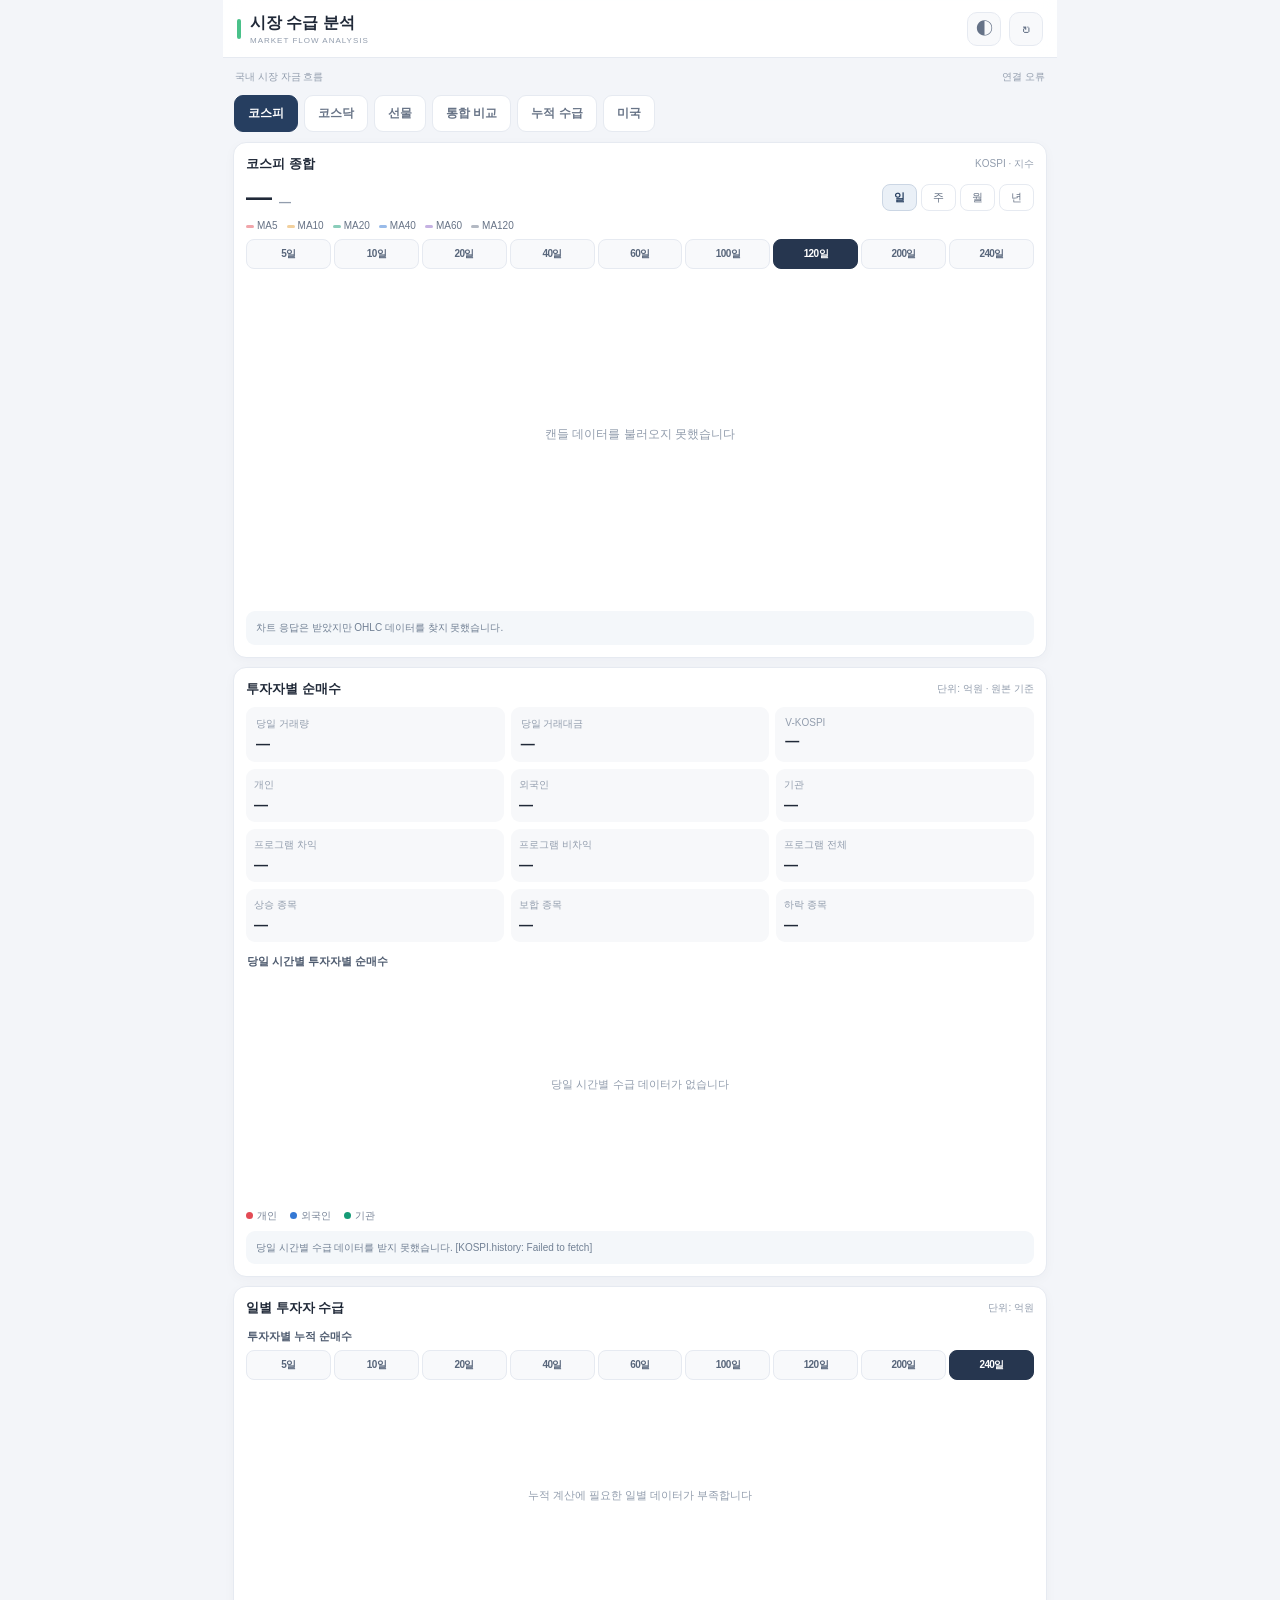
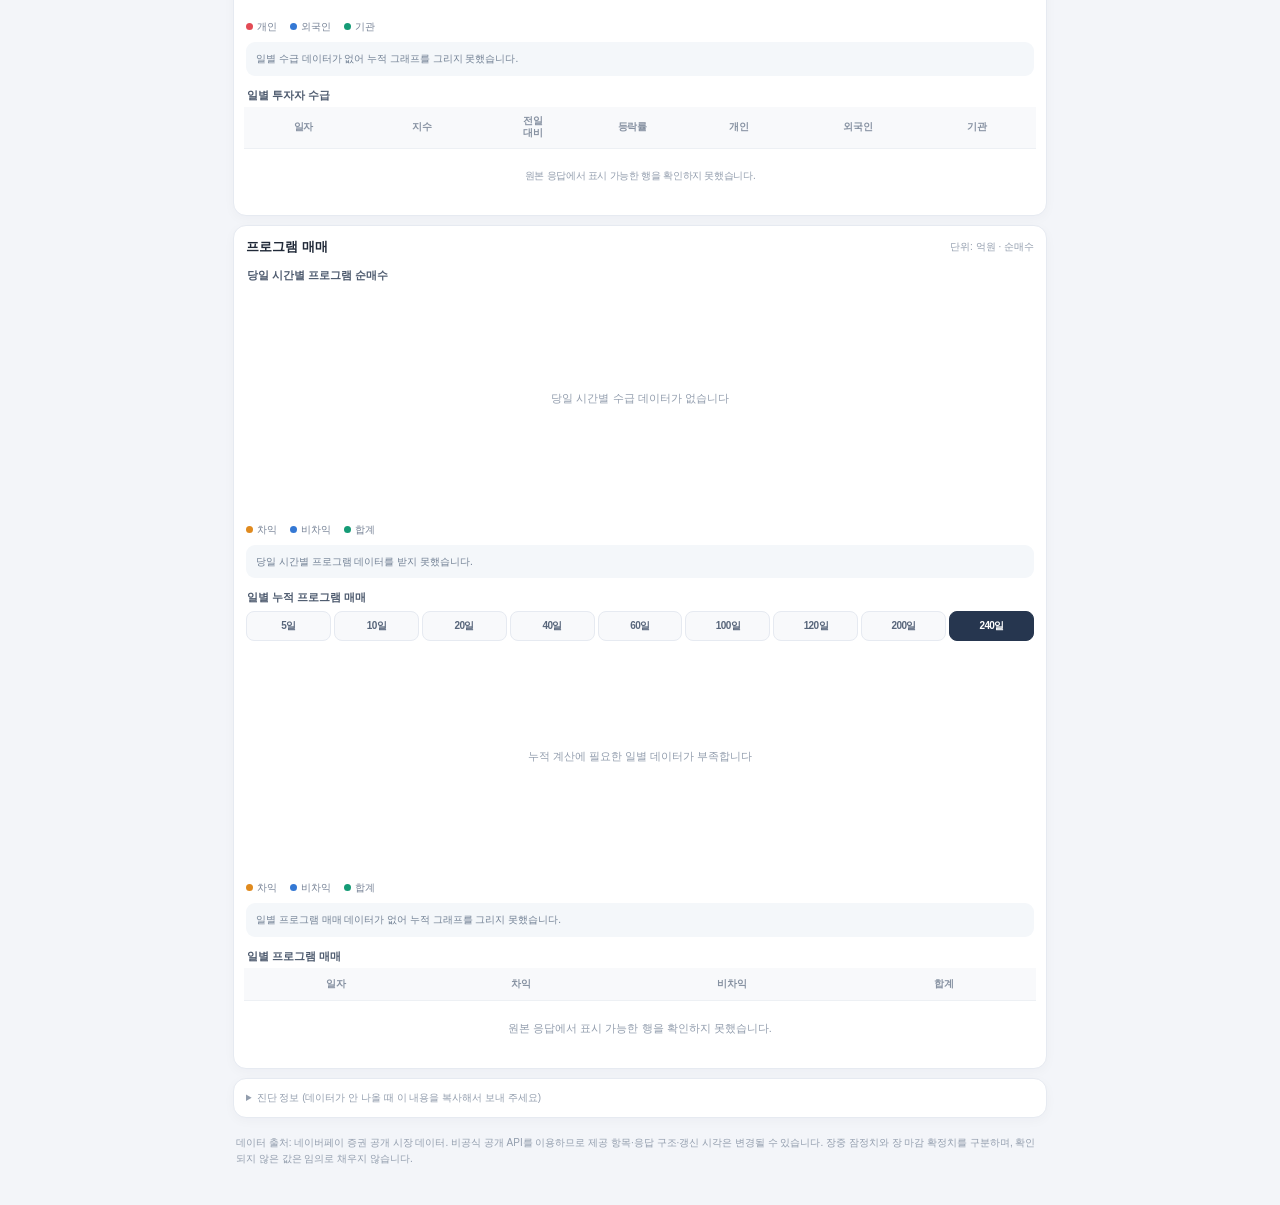
<file: index.html>
<!doctype html>
<html lang="ko">
<head>
<meta charset="utf-8">
<meta name="viewport" content="width=device-width,initial-scale=1,viewport-fit=cover">
<meta name="theme-color" content="#f3f5f9">
<link rel="apple-touch-icon" href="./Stock_supply.png">
<title>시장 수급 분석 | MARKET FLOW ANALYSIS</title>
<style>
:root{--bg:#f3f5f9;--card:#fff;--line:#e6eaf1;--text:#202938;--muted:#929dad;--navy:#263e60;--red:#e34b55;--blue:#3478d4;--green:#159b76}
*{box-sizing:border-box}body{margin:0;background:var(--bg);color:var(--text);font:13px -apple-system,BlinkMacSystemFont,"Apple SD Gothic Neo",sans-serif}
.app{max-width:850px;margin:auto;min-height:100vh;padding-bottom:28px}
header{height:58px;display:flex;align-items:center;justify-content:space-between;padding:0 14px;background:#ffffffed;border-bottom:1px solid var(--line);position:sticky;top:0;z-index:10;backdrop-filter:blur(12px)}
.brand{display:flex;align-items:center;gap:9px}.brand i{width:4px;height:20px;border-radius:5px;background:#4ac18a}.brand b{font-size:16px}.brand small{display:block;color:var(--muted);font-size:8px;letter-spacing:1px;margin-top:2px}
button{font:inherit;cursor:pointer}.icon-btn{width:34px;height:34px;border:1px solid var(--line);background:#f8f9fb;border-radius:10px;color:#657287;font-size:17px}
main{padding:10px}.topline{display:flex;align-items:center;justify-content:space-between;margin:2px 2px 9px}.updated{font-size:10px;color:var(--muted)}
.nav{display:flex;gap:6px;overflow:auto;padding:2px 1px 10px;scrollbar-width:none}.nav::-webkit-scrollbar{display:none}.nav button{border:1px solid var(--line);background:#fff;border-radius:9px;padding:9px 13px;white-space:nowrap;color:#687487;font-weight:750;font-size:12px}.nav button.active{background:var(--navy);color:#fff;border-color:var(--navy)}
.controls{display:flex;align-items:center;justify-content:space-between;gap:8px;flex-wrap:wrap;margin:0 1px 10px}.seg{display:flex;gap:4px}.seg button{border:1px solid var(--line);background:#fff;border-radius:8px;padding:7px 10px;font-size:11px;color:#687487}.seg button.active{background:#eaf0f7;border-color:#cbd6e4;color:var(--navy);font-weight:800}
.panel{display:none}.panel.active{display:block}.card{background:var(--card);border:1px solid var(--line);border-radius:13px;padding:12px;margin-bottom:9px;min-width:0;box-shadow:0 3px 12px #1c2c4408}
.card-title{display:flex;align-items:center;justify-content:space-between;gap:8px;margin-bottom:9px}.card-title b{font-size:13px}.sub{font-size:10px;color:var(--muted)}
.summary{display:grid;grid-template-columns:repeat(3,minmax(0,1fr));gap:7px}.sum{background:#f7f8fa;border-radius:9px;padding:9px 8px;min-width:0}.sum span{display:block;color:var(--muted);font-size:10px;margin-bottom:5px}.sum b{font-size:14px;letter-spacing:-.3px;white-space:nowrap}
.index-main{display:flex;align-items:baseline;gap:8px;margin:2px 0 7px}.index-value{font-size:26px;font-weight:850;letter-spacing:-1px}.index-change{font-size:12px;font-weight:800}.red{color:var(--red)!important}.blue{color:var(--blue)!important}.green{color:var(--green)!important}.muted{color:var(--muted)!important}
.chart{height:190px;position:relative}.chart canvas{width:100%;height:100%;display:block}.chart.tall{height:215px}.price-chart{height:330px!important}.ma-legend{display:flex;gap:9px;flex-wrap:wrap;margin:2px 0 8px;font-size:10px;color:#687487}.ma-legend span{white-space:nowrap}.ma-legend i{opacity:.5;display:inline-block;width:8px;height:3px;border-radius:2px;vertical-align:middle;margin-right:3px}
.table-scroll{overflow-x:auto;margin:0 -2px}table{width:100%;border-collapse:collapse;white-space:nowrap;font-size:11px}th,td{padding:9px 7px;border-bottom:1px solid #edf0f4;text-align:right}th{font-size:10px;color:#8792a2;background:#f8f9fb;font-weight:750}th:first-child,td:first-child{text-align:left}tbody tr:last-child td{border-bottom:0}.empty{text-align:center!important;color:var(--muted);padding:20px 8px!important;white-space:normal}
.note{padding:9px 10px;border-radius:9px;background:#f4f7fa;color:#718094;font-size:10px;line-height:1.55;margin-top:8px}.note.warn{background:#fff5ed;color:#a86b32}.note.error{background:#fff0f0;color:#b64b55}
.legend{display:flex;gap:13px;flex-wrap:wrap;font-size:10px;color:#748094;margin-top:6px}.legend i{display:inline-block;width:7px;height:7px;border-radius:50%;margin-right:4px}
.two{display:grid;grid-template-columns:1fr 1fr;gap:8px}.two .card{margin:0}
.market-switch{display:flex;gap:5px}.market-switch button{border:1px solid var(--line);background:#fff;border-radius:8px;padding:6px 9px;font-size:10px}.market-switch button.active{background:var(--navy);color:#fff}
.debug{font-size:10px;color:#9aa3af;word-break:break-all;line-height:1.5}.footer{font-size:10px;color:var(--muted);line-height:1.6;padding:8px 3px 0}
.vol-row{display:grid;grid-template-columns:repeat(3,minmax(0,1fr));gap:6px;margin-bottom:7px}a.vol-box{text-decoration:none;color:inherit;display:block;-webkit-tap-highlight-color:transparent}a.vol-box:active{background:#eaf0f7}.vol-box small{font-size:9px;font-weight:400;margin-left:3px}.vol-box{background:#f7f8fa;border-radius:9px;padding:10px 10px;min-width:0}.vol-box span{display:block;color:var(--muted);font-size:10px;margin-bottom:5px}.vol-box b{font-size:14px;letter-spacing:-.3px;white-space:nowrap}
.sub-h{font-size:11px;font-weight:750;color:#4d5a6e;margin:12px 1px 4px}.sub-h small{font-weight:400;color:var(--muted);margin-left:5px}
.more-box{display:flex;gap:6px;margin-top:8px}.more-box:empty{display:none}.more-box button{flex:1;border:1px solid var(--line);background:#f8f9fb;border-radius:9px;padding:9px 8px;font-size:11px;color:#58667b;font-weight:700}.more-box button:active{background:#eaf0f7}
table.ctr th{text-align:center;vertical-align:middle}table.ctr thead tr:nth-child(2) th{border-top:1px solid var(--line)}.blk{color:#111!important}
.cum-tabs{display:flex;gap:4px;margin:6px 0 4px}.cum-tabs button{flex:1;min-width:0;border:1px solid var(--line);background:#f8f9fb;border-radius:8px;padding:7px 0;font-size:10.5px;color:#58667b;font-weight:700}.cum-tabs button.on{background:#26364f;border-color:#26364f;color:#fff}
table.fit{table-layout:fixed;width:100%}table.fit th,table.fit td{padding:8px 2px;font-size:10px;letter-spacing:-.3px;white-space:nowrap}table.fit th{white-space:normal;line-height:1.25}
table.fit th:nth-child(1){width:15%}table.fit th:nth-child(2){width:15%}table.fit th:nth-child(3){width:13%}table.fit th:nth-child(4){width:12%}table.fit th:nth-child(5),table.fit th:nth-child(6),table.fit th:nth-child(7){width:15%}
.sum small{display:block;font-size:10px;font-weight:700;margin-top:3px;letter-spacing:-.3px;white-space:nowrap}td .q{font-size:9.5px;font-weight:600;opacity:.92;margin-top:1px}table.fut td,table.fut th{padding:7px 4px}
.cum-tabs.nine{gap:3px}.cum-tabs.nine button{font-size:10px;letter-spacing:-.6px;padding:7px 0}.legend .dash{display:inline-block;width:14px;height:0;border-top:2px dashed #26364f;margin-right:4px;vertical-align:middle;background:none;border-radius:0}
@media(max-width:380px){table.fit th,table.fit td{font-size:9.5px;letter-spacing:-.4px}}.summary+.summary{margin-top:7px}.loading{opacity:.55;pointer-events:none}
@media(min-width:700px){.app{padding-left:8px;padding-right:8px}.chart{height:230px}.chart.tall{height:250px}.two{grid-template-columns:1fr 1fr}}
@media(max-width:640px){.nav{gap:4px;overflow:visible}.nav button{flex:1 1 auto;min-width:0;padding:9px 3px;font-size:11.5px;letter-spacing:-.4px;text-align:center}}
@media(max-width:380px){.nav button{font-size:11px;padding:9px 2px}}
@media(max-width:380px){main{padding:8px}.summary{gap:5px}.sum{padding:8px 6px}.sum b{font-size:12px}.index-value{font-size:24px}.nav button{padding:9px 2px}}
.index-main .seg{margin-left:auto;align-self:center}.index-main .seg button{padding:5px 11px;font-size:11px}
.cum-tabs button{white-space:nowrap}
.cmp-days{display:grid;grid-template-columns:1fr 1fr;gap:8px}.cmp-card{border:1px solid var(--line);border-radius:10px;padding:8px 6px 4px;min-width:0;background:#fff}.cmp-card h4{margin:0 0 4px 3px;font-size:11px;font-weight:800;color:var(--text)}.cmp-card table{font-size:10px;table-layout:auto}.cmp-card th,.cmp-card td{padding:5px 3px}.cmp-card th:first-child,.cmp-card td:first-child{text-align:left;color:#58667b}.cmp-card td{font-weight:700}
table th,table th:first-child,.cmp-card th,.cmp-card th:first-child{text-align:center!important;vertical-align:middle}
table td:first-child,.cmp-card td:first-child{text-align:center!important}
.board-card{border:1px solid var(--line);border-radius:12px;overflow:hidden;background:#fff;box-shadow:0 1px 3px rgba(20,30,50,.06)}
.board{table-layout:fixed;width:100%}
.board th:first-child,.board td:first-child{width:22%}
.board th,.board td{font-size:14px;font-weight:800;padding:13px 4px;text-align:center;letter-spacing:-.4px;font-variant-numeric:tabular-nums}
.board th{background:#eef2f7;color:#4b596d}
.board td:not(.mk){text-align:right;padding-right:7%}
@media(min-width:700px){.board td:not(.mk){padding-right:10%}}
.board td.mk{color:var(--text);box-shadow:inset 4px 0 0 var(--mk,#3478d4)}
.board .mk-kospi{--mk:#3478d4}.board .mk-kosdaq{--mk:#159b76}.board .mk-fut{--mk:#e3a33e}
.board tbody tr:nth-child(odd){background:#fafbfd}
.chart canvas{touch-action:pan-y;cursor:crosshair}
.xh-line{position:absolute;width:0;border-left:1px solid var(--text);opacity:.55;pointer-events:none;display:none;z-index:4}
.xh-tip{position:absolute;top:4px;z-index:5;display:none;pointer-events:none;background:var(--card);border:1px solid var(--line);border-radius:6px;box-shadow:0 2px 8px rgba(32,41,56,.14);padding:4px 7px;font-size:10px;line-height:14px;color:var(--text);white-space:nowrap;font-variant-numeric:tabular-nums}
.xh-tip b{font-weight:700}.xh-tip i{display:inline-block;width:7px;height:7px;border-radius:50%;margin-right:4px;vertical-align:middle}.xh-tip em{font-style:normal;font-weight:700}.xh-tip .p{color:var(--red)}.xh-tip .n{color:var(--blue)}.xh-tip .m{color:var(--muted);font-weight:400}
@media(max-width:600px){.price-chart{height:264px!important}}
.us-link{text-decoration:none}

.tools{display:flex;gap:8px;align-items:center}
body.dark{--bg:#151a22;--card:#202733;--line:#303a49;--text:#edf1f6;--muted:#9aa6b8;--navy:#38577f;--red:#f0606e;--blue:#5b9cf0;--green:#2fbf96;color-scheme:dark}
body.dark header{background:#1c232eed}
body.dark .icon-btn{background:#2a3342;color:#c3cddb}
body.dark .nav button,body.dark .seg button,body.dark .market-switch button,body.dark .cmp-card,body.dark .board-card{background:#202733;color:#aebacb}
body.dark .nav button.active,body.dark .market-switch button.active{background:var(--navy);color:#fff;border-color:var(--navy)}
body.dark .seg button.active{background:#2f3d54;border-color:#3d4f6c;color:#e1e9f4}
body.dark .card{box-shadow:none}
body.dark .sum,body.dark .vol-box{background:#1a212c}
body.dark a.vol-box:active,body.dark .more-box button:active{background:#2a3342}
body.dark th,body.dark td{border-bottom-color:#2a3442}
body.dark th{background:#1a212c;color:#9aa6b8}
body.dark .note{background:#1a212c;color:#9aa6b8}
body.dark .note.warn{background:#3a2c1c;color:#e0a766}
body.dark .note.error{background:#3a1f26;color:#f08a93}
body.dark .ma-legend,body.dark .legend,body.dark .cmp-card th:first-child,body.dark .cmp-card td:first-child{color:#9aa6b8}
body.dark .sub-h{color:#b6c3d6}
body.dark .more-box button,body.dark .cum-tabs button{background:#2a3342;border-color:#3a4658;color:#aebacb}
body.dark .cum-tabs button.on{background:#3b5278;border-color:#3b5278;color:#fff}
body.dark .blk{color:var(--text)!important}
body.dark .legend .dash{border-top-color:#c3cddb}
body.dark .board th{background:#1a212c;color:#aebacb}
body.dark .board tbody tr:nth-child(odd){background:#1c2330}
body.dark .board-card{box-shadow:none}
body.dark .xh-tip{box-shadow:0 2px 8px rgba(0,0,0,.4)}
body.dark .debug{color:#7f8b9d}
</style>
</head>
<body>
<div class="app">
<header><div class="brand"><i></i><div><b>시장 수급 분석</b><small>MARKET FLOW ANALYSIS</small></div></div><div class="tools"><button class="icon-btn" id="theme" aria-label="테마 전환" title="밝기 전환">◐</button><button class="icon-btn" id="refresh" aria-label="새로고침">↻</button></div></header>
<main>
<div class="topline"><span class="sub" id="marketCaption">국내 시장 자금 흐름</span><span class="updated" id="updated">데이터 연결 중</span></div>
<nav class="nav" id="nav">
<button class="active" data-tab="kospi">코스피</button><button data-tab="kosdaq">코스닥</button><button data-tab="futures">선물</button><button data-tab="compare">통합 비교</button><button data-tab="cumulative">누적 수급</button><button data-tab="us">미국</button>
</nav>
<section class="panel active" id="panel-kospi">
<div class="card">
<div class="card-title"><b>코스피 종합</b><span class="sub">KOSPI · 지수</span></div>
<div class="index-main"><span class="index-value" id="kospi-value">—</span><span class="index-change muted" id="kospi-change">—</span><div class="seg" data-seg="period"><button class="active" data-period="day">일</button><button data-period="week">주</button><button data-period="month">월</button><button data-period="year">년</button></div></div>
<div class="ma-legend"><span><i style="background:#e34b55"></i>MA5</span><span><i style="background:#e6a23c"></i>MA10</span><span><i style="background:#159b76"></i>MA20</span><span><i style="background:#3478d4"></i>MA40</span><span><i style="background:#8b65c5"></i>MA60</span><span><i style="background:#687487"></i>MA120</span></div><div class="cum-tabs nine" id="kospi-idx-tabs"><button data-idx="5">5일</button><button data-idx="10">10일</button><button data-idx="20">20일</button><button data-idx="40">40일</button><button data-idx="60">60일</button><button data-idx="100">100일</button><button data-idx="120" class="on">120일</button><button data-idx="200">200일</button><button data-idx="240">240일</button></div><div class="chart price-chart"><canvas id="kospi-chart"></canvas></div>
<div class="note" id="kospi-index-note">지수 데이터를 불러오고 있습니다.</div>
</div>
<div class="card">
<div class="card-title"><b>투자자별 순매수</b><span class="sub">단위: 억원 · 원본 기준</span></div>
<div class="vol-row"><div class="vol-box"><span>당일 거래량</span><b id="kospi-volume">—</b></div><div class="vol-box"><span>당일 거래대금</span><b id="kospi-amount">—</b></div><a class="vol-box" href="https://kred.dev/ko/series/KRVKOSPI" target="_blank" rel="noopener noreferrer" title="KRED V-KOSPI 200 열기"><span>V-KOSPI<small id="kospi-vk-date"></small></span><b id="kospi-vkospi">—</b></a></div>
<div class="summary"><div class="sum"><span>개인</span><b id="kospi-individual">—</b></div><div class="sum"><span>외국인</span><b id="kospi-foreign">—</b></div><div class="sum"><span>기관</span><b id="kospi-institution">—</b></div></div>
<div class="summary"><div class="sum"><span>프로그램 차익</span><b id="kospi-pg-arb">—</b></div><div class="sum"><span>프로그램 비차익</span><b id="kospi-pg-non">—</b></div><div class="sum"><span>프로그램 전체</span><b id="kospi-pg-tot">—</b></div></div>
<div class="summary"><div class="sum"><span>상승 종목</span><b id="kospi-b-up">—</b></div><div class="sum"><span>보합 종목</span><b id="kospi-b-flat">—</b></div><div class="sum"><span>하락 종목</span><b id="kospi-b-down">—</b></div></div>
<div class="sub-h">당일 시간별 투자자별 순매수<small id="kospi-intra-date"></small></div>
<div class="chart"><canvas id="kospi-flow-chart"></canvas></div>
<div class="legend"><span><i style="background:#e34b55"></i>개인</span><span><i style="background:#3478d4"></i>외국인</span><span><i style="background:#159b76"></i>기관</span></div>
<div class="note" id="kospi-flow-note">시장 집계 수급 데이터를 확인하고 있습니다.</div>
</div>
<div class="card"><div class="card-title"><b>일별 투자자 수급</b><span class="sub">단위: 억원</span></div>
<div class="sub-h">투자자별 누적 순매수<small id="kospi-cum-range"></small></div><div class="cum-tabs nine"><button data-cum="5">5일</button><button data-cum="10">10일</button><button data-cum="20">20일</button><button data-cum="40">40일</button><button data-cum="60">60일</button><button data-cum="100">100일</button><button data-cum="120">120일</button><button data-cum="200">200일</button><button data-cum="240" class="on">240일</button></div>
<div class="chart"><canvas id="kospi-cum-chart"></canvas></div>
<div class="legend"><span><i style="background:#e34b55"></i>개인</span><span><i style="background:#3478d4"></i>외국인</span><span><i style="background:#159b76"></i>기관</span></div>
<div class="note" id="kospi-cum-note"></div>
<div class="sub-h">일별 투자자 수급</div><div class="table-scroll"><table class="ctr fit"><thead><tr><th>일자</th><th>지수</th><th>전일<br>대비</th><th>등락률</th><th>개인</th><th>외국인</th><th>기관</th></tr></thead><tbody id="kospi-flow-table"><tr><td colspan="7" class="empty">데이터 요청 중</td></tr></tbody></table></div><div class="more-box" id="kospi-flow-more"></div></div>
<div class="card"><div class="card-title"><b>프로그램 매매</b><span class="sub">단위: 억원 · 순매수</span></div>
<div class="sub-h">당일 시간별 프로그램 순매수<small id="kospi-prog-date"></small></div>
<div class="chart"><canvas id="kospi-prog-chart"></canvas></div>
<div class="legend"><span><i style="background:#e08a1e"></i>차익</span><span><i style="background:#3478d4"></i>비차익</span><span><i style="background:#159b76"></i>합계</span></div>
<div class="note" id="kospi-prog-note"></div>
<div class="sub-h">일별 누적 프로그램 매매<small id="kospi-pcum-range"></small></div><div class="cum-tabs nine"><button data-pcum="5">5일</button><button data-pcum="10">10일</button><button data-pcum="20">20일</button><button data-pcum="40">40일</button><button data-pcum="60">60일</button><button data-pcum="100">100일</button><button data-pcum="120">120일</button><button data-pcum="200">200일</button><button data-pcum="240" class="on">240일</button></div>
<div class="chart"><canvas id="kospi-pcum-chart"></canvas></div>
<div class="legend"><span><i style="background:#e08a1e"></i>차익</span><span><i style="background:#3478d4"></i>비차익</span><span><i style="background:#159b76"></i>합계</span></div>
<div class="note" id="kospi-pcum-note"></div>
<div class="sub-h">일별 프로그램 매매</div><div class="table-scroll"><table class="ctr"><thead><tr><th>일자</th><th>차익</th><th>비차익</th><th>합계</th></tr></thead><tbody id="kospi-program"><tr><td colspan="4" class="empty">데이터 요청 중</td></tr></tbody></table></div><div class="more-box" id="kospi-program-more"></div></div>
</section>

<section class="panel" id="panel-kosdaq">
<div class="card"><div class="card-title"><b>코스닥 종합</b><span class="sub">KOSDAQ · 지수</span></div><div class="index-main"><span class="index-value" id="kosdaq-value">—</span><span class="index-change muted" id="kosdaq-change">—</span><div class="seg" data-seg="period"><button class="active" data-period="day">일</button><button data-period="week">주</button><button data-period="month">월</button><button data-period="year">년</button></div></div><div class="ma-legend"><span><i style="background:#e34b55"></i>MA5</span><span><i style="background:#e6a23c"></i>MA10</span><span><i style="background:#159b76"></i>MA20</span><span><i style="background:#3478d4"></i>MA40</span><span><i style="background:#8b65c5"></i>MA60</span><span><i style="background:#687487"></i>MA120</span></div><div class="cum-tabs nine" id="kosdaq-idx-tabs"><button data-idx="5">5일</button><button data-idx="10">10일</button><button data-idx="20">20일</button><button data-idx="40">40일</button><button data-idx="60">60일</button><button data-idx="100">100일</button><button data-idx="120" class="on">120일</button><button data-idx="200">200일</button><button data-idx="240">240일</button></div><div class="chart price-chart"><canvas id="kosdaq-chart"></canvas></div><div class="note" id="kosdaq-index-note">지수 데이터를 불러오고 있습니다.</div></div>
<div class="card">
<div class="card-title"><b>투자자별 순매수</b><span class="sub">단위: 억원 · 원본 기준</span></div>
<div class="vol-row" style="grid-template-columns:repeat(2,minmax(0,1fr))"><div class="vol-box"><span>당일 거래량</span><b id="kosdaq-volume">—</b></div><div class="vol-box"><span>당일 거래대금</span><b id="kosdaq-amount">—</b></div></div>
<div class="summary"><div class="sum"><span>개인</span><b id="kosdaq-individual">—</b></div><div class="sum"><span>외국인</span><b id="kosdaq-foreign">—</b></div><div class="sum"><span>기관</span><b id="kosdaq-institution">—</b></div></div>
<div class="summary"><div class="sum"><span>프로그램 차익</span><b id="kosdaq-pg-arb">—</b></div><div class="sum"><span>프로그램 비차익</span><b id="kosdaq-pg-non">—</b></div><div class="sum"><span>프로그램 전체</span><b id="kosdaq-pg-tot">—</b></div></div>
<div class="summary"><div class="sum"><span>상승 종목</span><b id="kosdaq-b-up">—</b></div><div class="sum"><span>보합 종목</span><b id="kosdaq-b-flat">—</b></div><div class="sum"><span>하락 종목</span><b id="kosdaq-b-down">—</b></div></div>
<div class="sub-h">당일 시간별 투자자별 순매수<small id="kosdaq-intra-date"></small></div>
<div class="chart"><canvas id="kosdaq-flow-chart"></canvas></div>
<div class="legend"><span><i style="background:#e34b55"></i>개인</span><span><i style="background:#3478d4"></i>외국인</span><span><i style="background:#159b76"></i>기관</span></div>
<div class="note" id="kosdaq-flow-note">시장 집계 수급 데이터를 확인하고 있습니다.</div>
</div>
<div class="card"><div class="card-title"><b>일별 투자자 수급</b><span class="sub">단위: 억원</span></div>
<div class="sub-h">투자자별 누적 순매수<small id="kosdaq-cum-range"></small></div><div class="cum-tabs nine"><button data-cum="5">5일</button><button data-cum="10">10일</button><button data-cum="20">20일</button><button data-cum="40">40일</button><button data-cum="60">60일</button><button data-cum="100">100일</button><button data-cum="120">120일</button><button data-cum="200">200일</button><button data-cum="240" class="on">240일</button></div>
<div class="chart"><canvas id="kosdaq-cum-chart"></canvas></div>
<div class="legend"><span><i style="background:#e34b55"></i>개인</span><span><i style="background:#3478d4"></i>외국인</span><span><i style="background:#159b76"></i>기관</span></div>
<div class="note" id="kosdaq-cum-note"></div>
<div class="sub-h">일별 투자자 수급</div><div class="table-scroll"><table class="ctr fit"><thead><tr><th>일자</th><th>지수</th><th>전일<br>대비</th><th>등락률</th><th>개인</th><th>외국인</th><th>기관</th></tr></thead><tbody id="kosdaq-flow-table"><tr><td colspan="7" class="empty">데이터 요청 중</td></tr></tbody></table></div><div class="more-box" id="kosdaq-flow-more"></div></div>
<div class="card"><div class="card-title"><b>프로그램 매매</b><span class="sub">단위: 억원 · 순매수</span></div>
<div class="sub-h">당일 시간별 프로그램 순매수<small id="kosdaq-prog-date"></small></div>
<div class="chart"><canvas id="kosdaq-prog-chart"></canvas></div>
<div class="legend"><span><i style="background:#e08a1e"></i>차익</span><span><i style="background:#3478d4"></i>비차익</span><span><i style="background:#159b76"></i>합계</span></div>
<div class="note" id="kosdaq-prog-note"></div>
<div class="sub-h">일별 누적 프로그램 매매<small id="kosdaq-pcum-range"></small></div><div class="cum-tabs nine"><button data-pcum="5">5일</button><button data-pcum="10">10일</button><button data-pcum="20">20일</button><button data-pcum="40">40일</button><button data-pcum="60">60일</button><button data-pcum="100">100일</button><button data-pcum="120">120일</button><button data-pcum="200">200일</button><button data-pcum="240" class="on">240일</button></div>
<div class="chart"><canvas id="kosdaq-pcum-chart"></canvas></div>
<div class="legend"><span><i style="background:#e08a1e"></i>차익</span><span><i style="background:#3478d4"></i>비차익</span><span><i style="background:#159b76"></i>합계</span></div>
<div class="note" id="kosdaq-pcum-note"></div>
<div class="sub-h">일별 프로그램 매매</div><div class="table-scroll"><table class="ctr"><thead><tr><th>일자</th><th>차익</th><th>비차익</th><th>합계</th></tr></thead><tbody id="kosdaq-program"><tr><td colspan="4" class="empty">데이터 요청 중</td></tr></tbody></table></div><div class="more-box" id="kosdaq-program-more"></div></div>
</section>

<section class="panel" id="panel-futures">
<div class="card"><div class="card-title"><b>선물 투자자별 매매 내역</b><span class="sub">일별 순매수</span></div>
<div class="sub-h">투자자별 일별 순매수<small id="fut-bar-range"></small></div><div class="cum-tabs nine" id="fut-bar-tabs"><button data-fbar="1" class="on">1일</button><button data-fbar="5">5일</button><button data-fbar="10">10일</button><button data-fbar="20">20일</button><button data-fbar="40">40일</button><button data-fbar="60">60일</button><button data-fbar="100">100일</button><button data-fbar="120">120일</button><button data-fbar="200">200일</button><button data-fbar="240">240일</button></div>
<div class="chart tall"><canvas id="fut-bar-chart"></canvas></div>
<div class="legend"><span><i style="background:#e34b55"></i>개인</span><span><i style="background:#3478d4"></i>외국인</span><span><i style="background:#159b76"></i>기관</span></div>
<div class="note" id="fut-bar-note">선물 일별 수급 데이터를 확인하고 있습니다.</div></div>
<div class="card"><div class="card-title"><b>선물 누적 매매</b><span class="sub">일별 순매수 누적</span></div>
<div class="sub-h">투자자별 누적 순매수<small id="fut-cum-range"></small></div><div class="cum-tabs nine" id="fut-cum-tabs"><button data-fcum="5">5일</button><button data-fcum="10">10일</button><button data-fcum="20" class="on">20일</button><button data-fcum="40">40일</button><button data-fcum="60">60일</button><button data-fcum="100">100일</button><button data-fcum="120">120일</button><button data-fcum="200">200일</button><button data-fcum="240">240일</button></div>
<div class="chart tall"><canvas id="fut-cum-chart"></canvas></div>
<div class="legend"><span><i style="background:#e34b55"></i>개인</span><span><i style="background:#3478d4"></i>외국인</span><span><i style="background:#159b76"></i>기관</span></div>
<div class="note" id="fut-cum-note"></div></div>
<div class="card"><div class="card-title"><b>선물 투자자별 순매수</b><span class="sub">단위: 계약</span></div>
<div class="sub-h" style="margin-top:0">당일 순매수<small id="fut-today-label"></small></div>
<div class="summary"><div class="sum"><span>개인</span><b id="fut-individual">—</b><small id="fut-individual-q"></small></div><div class="sum"><span>외국인</span><b id="fut-foreign">—</b><small id="fut-foreign-q"></small></div><div class="sum"><span>기관</span><b id="fut-institution">—</b><small id="fut-institution-q"></small></div></div>
<div class="sub-h">당일 시간별 투자자별 순매수 · 코스피<small id="fut-intra-date"></small></div>
<div class="chart tall"><canvas id="fut-flow-chart"></canvas></div>
<div class="legend"><span><i style="background:#e34b55"></i>개인</span><span><i style="background:#3478d4"></i>외국인</span><span><i style="background:#159b76"></i>기관</span><span><i class="dash"></i>코스피(우측 축)</span></div>
<div class="note" id="fut-flow-note">선물 시장 집계 데이터를 확인하고 있습니다.</div></div>
<div class="card"><div class="card-title"><b>선물 일별 수급</b><span class="sub" id="fut-table-sub">단위: 계약</span></div><div class="table-scroll"><table class="ctr fut"><thead><tr><th>일자</th><th>개인</th><th>외국인</th><th>기관</th></tr></thead><tbody id="fut-flow-table"><tr><td colspan="4" class="empty">데이터 요청 중</td></tr></tbody></table></div><div class="more-box" id="fut-flow-more"></div></div>
<div class="note warn">선물 수급은 네이버 증권 선물 탭(marketType=FUT) 기준입니다. 순매수는 계약 단위로 표시합니다(계약 값이 응답에 없을 때만 억원으로 대체).</div>
</section>

<section class="panel" id="panel-compare">
<div class="card"><div class="card-title"><b>시장별 투자자 수급 비교</b><span class="sub">최근 거래일</span></div><div class="board-card"><table class="board"><thead><tr><th>시장</th><th>개인</th><th>외국인</th><th>기관</th></tr></thead><tbody id="compare-table"><tr><td colspan="4" class="empty">데이터 요청 중</td></tr></tbody></table></div></div>
<div class="card"><div class="card-title"><b>외국인 순매수 비교</b><span class="sub">KOSPI · KOSDAQ · FUT</span></div><div class="chart tall"><canvas id="compare-chart"></canvas></div><div class="legend"><span><i style="background:#3478d4"></i>코스피</span><span><i style="background:#159b76"></i>코스닥</span><span><i style="background:#e3a33e"></i>선물</span></div></div>
<div class="card"><div class="card-title"><b>기관 순매수 비교</b><span class="sub">KOSPI · KOSDAQ · FUT</span></div><div class="chart tall"><canvas id="compare-chart-inst"></canvas></div><div class="legend"><span><i style="background:#3478d4"></i>코스피</span><span><i style="background:#159b76"></i>코스닥</span><span><i style="background:#e3a33e"></i>선물</span></div></div>
<div class="card"><div class="card-title"><b>일별 수급 내역</b><span class="sub" id="compare-days-sub"></span></div><div id="compare-days" class="cmp-days"></div><div class="more-box" id="compare-days-more"></div></div>
</section>

<section class="panel" id="panel-cumulative">
<div class="card"><div class="card-title"><b>누적 순매수 흐름</b><span class="sub">선택 기간 첫 거래일 = 0</span></div><div class="cum-tabs nine" id="cum-days"><button data-cumflow="5">5일</button><button data-cumflow="10" class="on">10일</button><button data-cumflow="20">20일</button><button data-cumflow="40">40일</button><button data-cumflow="60">60일</button><button data-cumflow="100">100일</button><button data-cumflow="120">120일</button><button data-cumflow="200">200일</button><button data-cumflow="240">240일</button></div><div class="market-switch" id="cum-market"><button class="active" data-market="KOSPI">코스피</button><button data-market="KOSDAQ">코스닥</button><button data-market="FUT">선물</button></div><div class="chart tall"><canvas id="cum-chart"></canvas></div><div class="legend"><span><i style="background:#e34b55"></i>개인</span><span><i style="background:#3478d4"></i>외국인</span><span><i style="background:#159b76"></i>기관</span></div><div class="note" id="cum-note">실제 일별 수급이 수신되면 누적값을 계산합니다.</div></div>
</section>

<section class="panel" id="panel-us">
<div class="card" data-usym="IXIC">
<div class="card-title"><b>나스닥 종합</b><a class="sub us-link" href="https://stock.naver.com/worldstock/index/.IXIC/price" target="_blank" rel="noopener noreferrer">NASDAQ Composite · 네이버 ↗</a></div>
<div class="index-main"><span class="index-value" id="us-IXIC-value">—</span><span class="index-change muted" id="us-IXIC-change">—</span><div class="seg"><button class="active" data-uper="day">일</button><button data-uper="week">주</button><button data-uper="month">월</button><button data-uper="year">년</button></div></div>
<div class="ma-legend"><span><i style="background:#e34b55"></i>MA5</span><span><i style="background:#e6a23c"></i>MA10</span><span><i style="background:#159b76"></i>MA20</span><span><i style="background:#3478d4"></i>MA40</span><span><i style="background:#8b65c5"></i>MA60</span><span><i style="background:#687487"></i>MA120</span></div><div class="cum-tabs nine" id="us-IXIC-idx-tabs"><button data-uidx="5">5일</button><button data-uidx="10">10일</button><button data-uidx="20">20일</button><button data-uidx="40">40일</button><button data-uidx="60">60일</button><button data-uidx="100">100일</button><button data-uidx="120" class="on">120일</button><button data-uidx="200">200일</button><button data-uidx="240">240일</button></div><div class="chart price-chart"><canvas id="us-IXIC-chart"></canvas></div>
<div class="note" id="us-IXIC-note">데이터를 불러오고 있습니다.</div>
</div>
<div class="card" data-usym="INX">
<div class="card-title"><b>S&amp;P 500</b><a class="sub us-link" href="https://stock.naver.com/worldstock/index/.INX/price" target="_blank" rel="noopener noreferrer">S&amp;P 500 · 네이버 ↗</a></div>
<div class="index-main"><span class="index-value" id="us-INX-value">—</span><span class="index-change muted" id="us-INX-change">—</span><div class="seg"><button class="active" data-uper="day">일</button><button data-uper="week">주</button><button data-uper="month">월</button><button data-uper="year">년</button></div></div>
<div class="ma-legend"><span><i style="background:#e34b55"></i>MA5</span><span><i style="background:#e6a23c"></i>MA10</span><span><i style="background:#159b76"></i>MA20</span><span><i style="background:#3478d4"></i>MA40</span><span><i style="background:#8b65c5"></i>MA60</span><span><i style="background:#687487"></i>MA120</span></div><div class="cum-tabs nine" id="us-INX-idx-tabs"><button data-uidx="5">5일</button><button data-uidx="10">10일</button><button data-uidx="20">20일</button><button data-uidx="40">40일</button><button data-uidx="60">60일</button><button data-uidx="100">100일</button><button data-uidx="120" class="on">120일</button><button data-uidx="200">200일</button><button data-uidx="240">240일</button></div><div class="chart price-chart"><canvas id="us-INX-chart"></canvas></div>
<div class="note" id="us-INX-note">데이터를 불러오고 있습니다.</div>
</div>
<div class="card" data-usym="SOX">
<div class="card-title"><b>필라델피아 반도체 지수</b><a class="sub us-link" href="https://stock.naver.com/worldstock/index/.SOX/price" target="_blank" rel="noopener noreferrer">PHLX SOX · 네이버 ↗</a></div>
<div class="index-main"><span class="index-value" id="us-SOX-value">—</span><span class="index-change muted" id="us-SOX-change">—</span><div class="seg"><button class="active" data-uper="day">일</button><button data-uper="week">주</button><button data-uper="month">월</button><button data-uper="year">년</button></div></div>
<div class="ma-legend"><span><i style="background:#e34b55"></i>MA5</span><span><i style="background:#e6a23c"></i>MA10</span><span><i style="background:#159b76"></i>MA20</span><span><i style="background:#3478d4"></i>MA40</span><span><i style="background:#8b65c5"></i>MA60</span><span><i style="background:#687487"></i>MA120</span></div><div class="cum-tabs nine" id="us-SOX-idx-tabs"><button data-uidx="5">5일</button><button data-uidx="10">10일</button><button data-uidx="20">20일</button><button data-uidx="40">40일</button><button data-uidx="60">60일</button><button data-uidx="100">100일</button><button data-uidx="120" class="on">120일</button><button data-uidx="200">200일</button><button data-uidx="240">240일</button></div><div class="chart price-chart"><canvas id="us-SOX-chart"></canvas></div>
<div class="note" id="us-SOX-note">데이터를 불러오고 있습니다.</div>
</div>
<div class="card" data-usym="NDX">
<div class="card-title"><b>나스닥 100 선물</b><a class="sub us-link" href="https://stock.naver.com/worldstock/index/.NDX/price" target="_blank" rel="noopener noreferrer">NASDAQ 100 · 네이버 ↗</a></div>
<div class="index-main"><span class="index-value" id="us-NDX-value">—</span><span class="index-change muted" id="us-NDX-change">—</span><div class="seg"><button class="active" data-uper="day">일</button><button data-uper="week">주</button><button data-uper="month">월</button><button data-uper="year">년</button></div></div>
<div class="ma-legend"><span><i style="background:#e34b55"></i>MA5</span><span><i style="background:#e6a23c"></i>MA10</span><span><i style="background:#159b76"></i>MA20</span><span><i style="background:#3478d4"></i>MA40</span><span><i style="background:#8b65c5"></i>MA60</span><span><i style="background:#687487"></i>MA120</span></div><div class="cum-tabs nine" id="us-NDX-idx-tabs"><button data-uidx="5">5일</button><button data-uidx="10">10일</button><button data-uidx="20">20일</button><button data-uidx="40">40일</button><button data-uidx="60">60일</button><button data-uidx="100">100일</button><button data-uidx="120" class="on">120일</button><button data-uidx="200">200일</button><button data-uidx="240">240일</button></div><div class="chart price-chart"><canvas id="us-NDX-chart"></canvas></div>
<div class="note" id="us-NDX-note">데이터를 불러오고 있습니다.</div>
</div>
<div class="card" data-usym="VIX">
<div class="card-title"><b>VIX</b><a class="sub us-link" href="https://stock.naver.com/worldstock/index/.VIX/price" target="_blank" rel="noopener noreferrer">CBOE VIX · 네이버 ↗</a></div>
<div class="index-main"><span class="index-value" id="us-VIX-value">—</span><span class="index-change muted" id="us-VIX-change">—</span><div class="seg"><button class="active" data-uper="day">일</button><button data-uper="week">주</button><button data-uper="month">월</button><button data-uper="year">년</button></div></div>
<div class="ma-legend"><span><i style="background:#e34b55"></i>MA5</span><span><i style="background:#e6a23c"></i>MA10</span><span><i style="background:#159b76"></i>MA20</span><span><i style="background:#3478d4"></i>MA40</span><span><i style="background:#8b65c5"></i>MA60</span><span><i style="background:#687487"></i>MA120</span></div><div class="cum-tabs nine" id="us-VIX-idx-tabs"><button data-uidx="5">5일</button><button data-uidx="10">10일</button><button data-uidx="20">20일</button><button data-uidx="40">40일</button><button data-uidx="60">60일</button><button data-uidx="100">100일</button><button data-uidx="120" class="on">120일</button><button data-uidx="200">200일</button><button data-uidx="240">240일</button></div><div class="chart price-chart"><canvas id="us-VIX-chart"></canvas></div>
<div class="note" id="us-VIX-note">데이터를 불러오고 있습니다.</div>
</div>
<div class="card" data-usym="DXY">
<div class="card-title"><b>달러인덱스</b><a class="sub us-link" href="https://stock.naver.com/marketindex/exchange/.DXY/price" target="_blank" rel="noopener noreferrer">DXY · 네이버 ↗</a></div>
<div class="index-main"><span class="index-value" id="us-DXY-value">—</span><span class="index-change muted" id="us-DXY-change">—</span><div class="seg"><button class="active" data-uper="day">일</button><button data-uper="week">주</button><button data-uper="month">월</button><button data-uper="year">년</button></div></div>
<div class="ma-legend"><span><i style="background:#e34b55"></i>MA5</span><span><i style="background:#e6a23c"></i>MA10</span><span><i style="background:#159b76"></i>MA20</span><span><i style="background:#3478d4"></i>MA40</span><span><i style="background:#8b65c5"></i>MA60</span><span><i style="background:#687487"></i>MA120</span></div><div class="cum-tabs nine" id="us-DXY-idx-tabs"><button data-uidx="5">5일</button><button data-uidx="10">10일</button><button data-uidx="20">20일</button><button data-uidx="40">40일</button><button data-uidx="60">60일</button><button data-uidx="100">100일</button><button data-uidx="120" class="on">120일</button><button data-uidx="200">200일</button><button data-uidx="240">240일</button></div><div class="chart price-chart"><canvas id="us-DXY-chart"></canvas></div>
<div class="note" id="us-DXY-note">데이터를 불러오고 있습니다.</div>
</div>
<div class="card" data-usym="WTI">
<div class="card-title"><b>WTI</b><a class="sub us-link" href="https://stock.naver.com/marketindex/energy/CLcv1/price" target="_blank" rel="noopener noreferrer">서부텍사스산 원유 · 네이버 ↗</a></div>
<div class="index-main"><span class="index-value" id="us-WTI-value">—</span><span class="index-change muted" id="us-WTI-change">—</span><div class="seg"><button class="active" data-uper="day">일</button><button data-uper="week">주</button><button data-uper="month">월</button><button data-uper="year">년</button></div></div>
<div class="ma-legend"><span><i style="background:#e34b55"></i>MA5</span><span><i style="background:#e6a23c"></i>MA10</span><span><i style="background:#159b76"></i>MA20</span><span><i style="background:#3478d4"></i>MA40</span><span><i style="background:#8b65c5"></i>MA60</span><span><i style="background:#687487"></i>MA120</span></div><div class="cum-tabs nine" id="us-WTI-idx-tabs"><button data-uidx="5">5일</button><button data-uidx="10">10일</button><button data-uidx="20">20일</button><button data-uidx="40">40일</button><button data-uidx="60">60일</button><button data-uidx="100">100일</button><button data-uidx="120" class="on">120일</button><button data-uidx="200">200일</button><button data-uidx="240">240일</button></div><div class="chart price-chart"><canvas id="us-WTI-chart"></canvas></div>
<div class="note" id="us-WTI-note">데이터를 불러오고 있습니다.</div>
</div>
<div class="card" data-usym="BRENT">
<div class="card-title"><b>브렌트유</b><a class="sub us-link" href="https://stock.naver.com/marketindex/energy/LCOcv1/price" target="_blank" rel="noopener noreferrer">Brent Crude · 네이버 ↗</a></div>
<div class="index-main"><span class="index-value" id="us-BRENT-value">—</span><span class="index-change muted" id="us-BRENT-change">—</span><div class="seg"><button class="active" data-uper="day">일</button><button data-uper="week">주</button><button data-uper="month">월</button><button data-uper="year">년</button></div></div>
<div class="ma-legend"><span><i style="background:#e34b55"></i>MA5</span><span><i style="background:#e6a23c"></i>MA10</span><span><i style="background:#159b76"></i>MA20</span><span><i style="background:#3478d4"></i>MA40</span><span><i style="background:#8b65c5"></i>MA60</span><span><i style="background:#687487"></i>MA120</span></div><div class="cum-tabs nine" id="us-BRENT-idx-tabs"><button data-uidx="5">5일</button><button data-uidx="10">10일</button><button data-uidx="20">20일</button><button data-uidx="40">40일</button><button data-uidx="60">60일</button><button data-uidx="100">100일</button><button data-uidx="120" class="on">120일</button><button data-uidx="200">200일</button><button data-uidx="240">240일</button></div><div class="chart price-chart"><canvas id="us-BRENT-chart"></canvas></div>
<div class="note" id="us-BRENT-note">데이터를 불러오고 있습니다.</div>
</div>
<div class="card" data-usym="GOLD">
<div class="card-title"><b>국제 금</b><a class="sub us-link" href="https://stock.naver.com/marketindex/metals/GCcv1/price" target="_blank" rel="noopener noreferrer">Gold · 네이버 ↗</a></div>
<div class="index-main"><span class="index-value" id="us-GOLD-value">—</span><span class="index-change muted" id="us-GOLD-change">—</span><div class="seg"><button class="active" data-uper="day">일</button><button data-uper="week">주</button><button data-uper="month">월</button><button data-uper="year">년</button></div></div>
<div class="ma-legend"><span><i style="background:#e34b55"></i>MA5</span><span><i style="background:#e6a23c"></i>MA10</span><span><i style="background:#159b76"></i>MA20</span><span><i style="background:#3478d4"></i>MA40</span><span><i style="background:#8b65c5"></i>MA60</span><span><i style="background:#687487"></i>MA120</span></div><div class="cum-tabs nine" id="us-GOLD-idx-tabs"><button data-uidx="5">5일</button><button data-uidx="10">10일</button><button data-uidx="20">20일</button><button data-uidx="40">40일</button><button data-uidx="60">60일</button><button data-uidx="100">100일</button><button data-uidx="120" class="on">120일</button><button data-uidx="200">200일</button><button data-uidx="240">240일</button></div><div class="chart price-chart"><canvas id="us-GOLD-chart"></canvas></div>
<div class="note" id="us-GOLD-note">데이터를 불러오고 있습니다.</div>
</div>
<details class="card"><summary class="sub" style="cursor:pointer">미국 탭 진단 (데이터가 안 나올 때 이 내용을 복사해서 보내 주세요)</summary><pre id="us-diag" class="debug" style="white-space:pre-wrap;margin:8px 0 0"></pre></details>
</section>

<details class="card" style="margin-top:9px"><summary class="sub" style="cursor:pointer">진단 정보 (데이터가 안 나올 때 이 내용을 복사해서 보내 주세요)</summary><pre id="diag" class="debug" style="white-space:pre-wrap;margin:8px 0 0"></pre></details>
<div class="footer">데이터 출처: 네이버페이 증권 공개 시장 데이터. 비공식 공개 API를 이용하므로 제공 항목·응답 구조·갱신 시각은 변경될 수 있습니다. 장중 잠정치와 장 마감 확정치를 구분하며, 확인되지 않은 값은 임의로 채우지 않습니다.</div>
</main></div>
<script>
/* ---- 명암(라이트/다크) 테마 ---- */
function TC(){return document.body.classList.contains('dark')?{text:'#9aa6b8',grid:'#2a3442',grid2:'#252e3b',line:'#303a49',zero:'#4a5668',strong:'#c3cddb'}:{text:'#929dad',grid:'#edf0f4',grid2:'#f1f3f7',line:'#e6eaf0',zero:'#bbc4d0',strong:'#26364f'}}
function applyTheme(dark,save){
  document.body.classList.toggle('dark',dark);
  const meta=document.querySelector('meta[name="theme-color"]');if(meta)meta.setAttribute('content',dark?'#151a22':'#f3f5f9');
  if(save){try{localStorage.setItem('flow-theme',dark?'dark':'light')}catch(e){}}
  window.dispatchEvent(new Event('resize'));
}
(function(){let v=null;try{v=localStorage.getItem('flow-theme')}catch(e){}if(v==='dark')document.body.classList.add('dark')})();
document.getElementById('theme').addEventListener('click',()=>applyTheme(!document.body.classList.contains('dark'),true));

'use strict';
const WORKER='https://supply.mcraft-tiger-574.workers.dev';
const $=id=>document.getElementById(id);
const S={tab:'kospi',days:60,cum:10,cumMarket:'KOSPI',period:'day',raw:null,markets:{},page:{},flow:{},invTime:{},progTime:{},errors:[],cumDays:240};
const COLORS={individual:'#e34b55',foreign:'#3478d4',institution:'#159b76',arb:'#e08a1e',non:'#3478d4',tot:'#159b76'};
const fmt=(v,d=0)=>Number.isFinite(Number(v))?Number(v).toLocaleString('ko-KR',{maximumFractionDigits:d}):'—';
const num=v=>{if(v===null||v===undefined||v==='')return null;const n=Number(String(v).replace(/[,+%원\s]/g,''));return Number.isFinite(n)?n:null};
const keys={individual:['individualNetBuy','individualNetVolume','individualPureBuy','individualNet',' 개인순매수','individual','personalValue','personalNetBuyValue','individualValue','personalNetBuy'],foreign:['foreignNetBuy','foreignerNetVolume','foreignerPureBuy','foreignNetVolume','foreignNet','foreign','foreignerValue','foreignValue','foreignerNetBuyValue'],institution:['institutionNetBuy','organizationNetVolume','organPureBuy','organizationPureBuy','institutionNet','organizationNet','institution','institutionalValue','institutionValue','organValue','institutionalNetBuyValue']};
function findRows(root,depth=0,out=[]){if(!root||depth>7)return out;if(Array.isArray(root)){if(root.length&&root.some(x=>x&&typeof x==='object'&&!Array.isArray(x)))out.push(root);root.slice(0,50).forEach(x=>findRows(x,depth+1,out));}else if(typeof root==='object')Object.values(root).forEach(x=>findRows(x,depth+1,out));return out}
function dateOf(o){if(!o||typeof o!=='object')return '';for(const k of ['localTradedAt','localDateTime','localDate','bizdate','bizDate','tradeDate','date','tradingDate','baseDate','yyyymmdd'])if(o[k]){const s=String(o[k]).replace(/\D/g,'');if(s.length>=8)return s.slice(0,8)}return ''}
function getField(o,arr){if(!o||typeof o!=='object')return null;for(const k of arr){if(o[k]!==undefined&&o[k]!==null){const n=num(o[k]);if(n!==null)return n}}return null}


function investorFromNet(o){
 const na=o&&typeof o==='object'?o.netAmounts:undefined;if(na===undefined||na===null)return null;
 const out={individual:null,foreign:null,institution:null};
 const cls=x=>{const t=String(x).toLowerCase();if(/individual|personal|retail|개인/.test(t))return 'individual';if(/foreign|외국/.test(t))return 'foreign';if(/institution|organ|기관/.test(t))return 'institution';return null};
 const numIn=v=>{if(v&&typeof v==='object'){for(const [k,x] of Object.entries(v)){if(/net|amount|value|pure|buy/i.test(k)&&!/code|type|name/i.test(k)){const n=num(x);if(n!==null)return n}}return null}return num(v)};
 if(Array.isArray(na)&&na.some(x=>x&&typeof x==='object'&&'investorGubun' in x)){
  const g={};for(const it of na){if(it&&typeof it==='object'&&'investorGubun' in it){const v=num(it.diffValue!==undefined?it.diffValue:(num(it.buyPrice)!==null&&num(it.sellPrice)!==null?num(it.buyPrice)-num(it.sellPrice):null));if(v!==null)g[String(it.investorGubun)]=v}}
  const E=v=>v/1e8,has=k=>g[k]!==undefined;
  if(has('8000'))out.individual=E(g['8000']);
  if(has('9000')||has('9001'))out.foreign=E((g['9000']||0)+(g['9001']||0));
  if(has('7050'))out.institution=E(g['7050']);else{const ks=['1000','2000','3000','3100','4000','5000','6000'].filter(has);if(ks.length)out.institution=E(ks.reduce((a,k)=>a+g[k],0))}
 }else if(Array.isArray(na)){
  if(na.length&&na.every(x=>x===null||typeof x!=='object')){const ks=['individual','foreign','institution'];ks.forEach((k,i)=>{out[k]=num(na[i])})}
  else for(const it of na){if(!it||typeof it!=='object')continue;let t=null;for(const v of Object.values(it)){if(typeof v==='string'&&cls(v)){t=cls(v);break}}if(t)out[t]=numIn(it)}
 }else if(typeof na==='object'){for(const [k,v] of Object.entries(na)){const t=cls(k);if(t)out[t]=numIn(v)}}
 return out.individual===null&&out.foreign===null&&out.institution===null?null:out;
}
const FUZZY={individual:[/(individual|personal|retail).*(net|pure)/i,/^(individual|personal|retail)(value|amount|trade)?$/i],foreign:[/foreign.*(net|pure)/i,/^foreign(er)?(value|amount|trade)?$/i],institution:[/(institution|organ).*(net|pure)/i,/^(institution|institutional|organ|organization)(value|amount|trade)?$/i]};
function flowVal(o,t){const v=getField(o,keys[t]);if(v!==null)return v;const f=flatten(o);for(const re of FUZZY[t]){for(const [k,x] of Object.entries(f)){if(re.test(k)){const n=num(x);if(n!==null)return n}}}const nf=investorFromNet(o);return nf?nf[t]:null}
function normalizeFlow(payload){const candidates=findRows(payload).sort((a,b)=>b.length-a.length);for(const arr of candidates){const rows=[];for(const o of arr){if(!o||typeof o!=='object')continue;const date=dateOf(o);if(!date)continue;const row={date,individual:flowVal(o,'individual'),foreign:flowVal(o,'foreign'),institution:flowVal(o,'institution'),raw:o};if(row.individual!==null||row.foreign!==null||row.institution!==null)rows.push(row)}if(rows.length)return rows.sort((a,b)=>b.date.localeCompare(a.date))}return []}
function normalizeIndex(payload){
 const candidates=[];
 if(Array.isArray(payload))candidates.push(payload);
 if(payload&&typeof payload==='object'){
  for(const key of ['priceInfos','prices','items','data','result','indexPriceList']){
   const v=payload[key];
   if(Array.isArray(v))candidates.push(v);
   else if(v&&typeof v==='object')candidates.push(Object.values(v).filter(x=>x&&typeof x==='object'));
  }
  const walk=(v,depth=0)=>{if(!v||typeof v!=='object'||depth>8)return;if(!Array.isArray(v)&&(v.closePrice!==undefined||v.currentPrice!==undefined||v.close!==undefined))candidates.push([v]);if(Array.isArray(v))v.forEach(x=>walk(x,depth+1));else Object.values(v).forEach(x=>walk(x,depth+1));};
  walk(payload);
  findRows(payload).forEach(a=>candidates.push(a));
 }
 const dateKeys=['localDate','localTradedAt','localDateTime','tradeDate','tradingDate','bizDate','bizdate','date','baseDate','trdDd','x'];
 const val=(o,ks)=>{for(const k of ks)if(o?.[k]!==undefined&&o[k]!==null){const n=num(o[k]);if(n!==null)return n}return null};
 for(const arr of candidates){
  const rows=arr.map(o=>{
   if(!o||typeof o!=='object')return null;
   let date='';for(const k of dateKeys){if(o[k]){date=String(o[k]).replace(/\./g,'-').slice(0,10);if(/^\d{8}$/.test(date))date=`${date.slice(0,4)}-${date.slice(4,6)}-${date.slice(6,8)}`;break}}
   const close=val(o,['closePrice','close','currentPrice','indexValue','value','nv']);
   if(close===null)return null;
   return {date,open:val(o,['openPrice','open','openingPrice','openValue']),high:val(o,['highPrice','high','highestPrice','highValue']),low:val(o,['lowPrice','low','lowestPrice','lowValue']),close,change:val(o,['compareToPreviousClosePrice','fluctuations','change','changePrice','cv']),rate:val(o,['fluctuationsRatio','changeRate','rate','cr']),volume:val(o,['accumulatedTradingVolume','tradingVolume','volume','accumulatedVolume','acmlVol','aq']),amount:val(o,['accumulatedTradingValue','tradingValue','accumulatedTradeAmount','tradeAmount','accumulatedAmount','tradeValue','amount','acmlTrPbmn','aa'])};
  }).filter(Boolean);
  if(rows.length)return rows.sort((a,b)=>a.date.localeCompare(b.date));
 }
 return [];
}
function normalizeChartPayload(payload){
 const rows=normalizeIndex(payload);
 return rows.filter(r=>r.date&&r.close!==null);
}
const IDX_TABS={day:[5,10,20,40,60,100,120,200,240],week:[4,8,16,24,32,64,128,256,512],month:[6,12,18,24,30,36,42,48,60],year:[10,15,20,25]};
const IDX_UNIT={day:'일',week:'주',month:'월',year:'년'};
const IDX_DEF={day:120,week:24,month:12,year:10};
S.idxN={...IDX_DEF};
const MA_COLORS={5:'#e34b55',10:'#e6a23c',20:'#159b76',40:'#3478d4',60:'#8b65c5',120:'#687487'};
function periodBars(rows,period){
 const sorted=rows.slice().sort((a,b)=>a.date.localeCompare(b.date));
 if(period==='day')return sorted;
 const groups=new Map();
 for(const r of sorted){
  const d=new Date(r.date+'T00:00:00');
  let key;
  if(period==='week'){const day=(d.getDay()+6)%7;const monday=new Date(d);monday.setDate(d.getDate()-day);key=`${monday.getFullYear()}-${String(monday.getMonth()+1).padStart(2,'0')}-${String(monday.getDate()).padStart(2,'0')}`}
  else if(period==='month')key=r.date.slice(0,7);
  else key=r.date.slice(0,4);
  if(!groups.has(key))groups.set(key,[]);
  groups.get(key).push(r);
 }
 return [...groups.entries()].map(([key,a])=>({date:key,open:a[0].open,high:a.every(x=>x.high===null)?null:Math.max(...a.map(x=>x.high??-Infinity)),low:a.every(x=>x.low===null)?null:Math.min(...a.map(x=>x.low??Infinity)),close:a.at(-1).close,volume:a.every(x=>x.volume===null)?null:a.reduce((v,x)=>v+(x.volume||0),0),change:a.at(-1).change,rate:a.at(-1).rate}));
}
function movingAverage(rows,n){return rows.map((r,i)=>{if(i+1<n)return null;const a=rows.slice(i-n+1,i+1);return a.reduce((s,x)=>s+x.close,0)/n})}

// ===== 차트 터치 십자선: 터치한 위치에 세로줄 + 날짜·수치 표시 =====
const xhNames={individual:'개인',foreign:'외국인',institution:'기관',arb:'차익',non:'비차익',tot:'전체'};
const xhDate=s=>{s=String(s??'');const d=s.replace(/\D/g,'');return d.length>=8?`${d.slice(0,4)}.${d.slice(4,6)}.${d.slice(6,8)}`:d.length===6?`${d.slice(0,4)}.${d.slice(4,6)}`:(s==='0'?'':s)};
const xhDT=r=>{const d=/^\d{8}$/.test(String(r?.date??''))?fmtDate(r.date)+' ':'';return (d+(r?.time&&r.time!=='0000'?hhmm(r.time):''))||'당일'};
const xhRow=(color,name,v,d=0)=>`<div><i style="background:${color}"></i>${name} <em class="${v>0?'p':v<0?'n':''}">${Number.isFinite(v)?sgn(v,d):'—'}</em></div>`;
function xhReset(c){c._xh=null;const b=c.parentElement;if(!b)return;const l=b.querySelector('.xh-line'),tp=b.querySelector('.xh-tip');if(l)l.style.display='none';if(tp)tp.style.display='none'}
function xhSet(c,find){c._xh=find;xhAttach(c)}
function xhAttach(c){
 if(c._xhOn)return;const box=c.parentElement;if(!box)return;c._xhOn=true;
 const line=document.createElement('div');line.className='xh-line';const tip=document.createElement('div');tip.className='xh-tip';box.appendChild(line);box.appendChild(tip);
 const hide=()=>{line.style.display='none';tip.style.display='none'};c._xhHide=hide;
 const pick=e=>{const f=c._xh;if(!f)return;const r=c.getBoundingClientRect();if(!r.width)return;const hit=f(e.clientX-r.left);if(!hit){hide();return}
  line.style.left=Math.round(hit.x)+'px';line.style.top=hit.top+'px';line.style.height=hit.h+'px';line.style.display='block';
  tip.innerHTML=hit.html;tip.style.display='block';const tw=tip.offsetWidth;tip.style.left=(hit.x>r.width/2?6:Math.max(6,r.width-tw-6))+'px'};
 c.addEventListener('pointerdown',pick);
 c.addEventListener('pointermove',e=>{if(e.pointerType==='mouse'||e.buttons)pick(e)});
 c.addEventListener('mouseleave',hide);
}
document.addEventListener('pointerdown',e=>{document.querySelectorAll('.chart').forEach(b=>{if(!b.contains(e.target)){const cv=b.querySelector('canvas');if(cv&&cv._xhHide)cv._xhHide()}})},true);
function drawCandleChart(id,rows,cnt=120,period='day',emptyMsg='캔들 데이터를 불러오지 못했습니다'){
 const c=$(id);if(!c)return;xhReset(c);const w=Math.max(c.clientWidth,300),h=Math.max(c.clientHeight,260),d=devicePixelRatio||1;c.width=w*d;c.height=h*d;const ctx=c.getContext('2d');ctx.setTransform(d,0,0,d,0,0);ctx.clearRect(0,0,w,h);
 const data=rows.slice(-cnt);if(!data.length){ctx.fillStyle=TC().text;ctx.font='12px sans-serif';ctx.textAlign='center';ctx.fillText(emptyMsg,w/2,h/2);return}
 const hasOHLC=data.some(x=>x.open!==null&&x.high!==null&&x.low!==null);
 if(!hasOHLC){ctx.fillStyle=TC().text;ctx.font='11px sans-serif';ctx.textAlign='center';ctx.fillText('원본 지수 응답에 시가·고가·저가가 없어 캔들을 표시할 수 없습니다',w/2,h/2);return}
 const priceRows=data.filter(x=>x.open!==null&&x.high!==null&&x.low!==null);
 const p={l:8,r:48,t:10,b:15},volH=48,gap=4,priceH=h-p.t-p.b-volH-gap,volTop=p.t+priceH+gap,cw=w-p.l-p.r;
 let lo=Math.min(...priceRows.map(x=>x.low)),hi=Math.max(...priceRows.map(x=>x.high));const pad=(hi-lo)*.06||1;lo-=pad;hi+=pad;
 const maxVol=Math.max(1,...data.map(x=>x.volume||0)),step=cw/data.length,candleW=Math.max(1,Math.min(14,step*.62));
 const y=v=>p.t+(hi-v)/(hi-lo)*priceH;
 ctx.font='9px sans-serif';ctx.textAlign='left';ctx.fillStyle=TC().text;
 for(let i=0;i<4;i++){const v=hi-(hi-lo)*i/3,yy=y(v);ctx.strokeStyle=TC().grid;ctx.beginPath();ctx.moveTo(p.l,yy);ctx.lineTo(w-p.r,yy);ctx.stroke();ctx.fillText(v.toLocaleString('ko-KR',{maximumFractionDigits:1}),w-p.r+5,yy+3)}
 // 기간 경계선·라벨: 일/주봉=월 단위, 월봉=연 단위, 년봉=연도(겹치면 생략)
 const ymOf=r=>{const m=String(r?.date||'').match(/(\d{4})[-./]?(\d{1,2})?/);return m?{y:m[1],m:String(m[2]||'01').padStart(2,'0')}:null};
 const yearly=period==='month'||period==='year';
 const keyOf=r=>{const t=ymOf(r);return t?(yearly?t.y:t.y+'-'+t.m):''};
 const months=[];data.forEach((r,i)=>{const key=keyOf(r);if(!key)return;let last=months[months.length-1];if(!last||last.key!==key){if(last)last.end=i-1;months.push({key,label:yearly?key:key.slice(-2)+'.',start:i,end:data.length-1})}});
 let lastEnd=-1e9;ctx.font='9px sans-serif';ctx.textAlign='left';
 months.forEach((m,i)=>{const x=p.l+step*m.start,labelX=x+2,tw=ctx.measureText(m.label).width,showLab=labelX>=lastEnd;if(i>0&&(period!=='year'||showLab)){ctx.strokeStyle=TC().line;ctx.lineWidth=1;ctx.beginPath();ctx.moveTo(x,p.t);ctx.lineTo(x,volTop+volH);ctx.stroke()}if(showLab){ctx.fillStyle=TC().text;ctx.fillText(m.label,labelX,h-3);lastEnd=labelX+tw+6}});
 const allMA=[5,10,20,40,60,120].map(n=>({n,values:movingAverage(rows,n).slice(-cnt)}));
 ctx.globalAlpha=.38;for(const ma of allMA){ctx.strokeStyle=MA_COLORS[ma.n];ctx.lineWidth=1;ctx.beginPath();let started=false;ma.values.slice(-cnt).forEach((v,i)=>{if(v===null)return;const x=p.l+step*(i+.5),yy=y(v);if(!started){ctx.moveTo(x,yy);started=true}else ctx.lineTo(x,yy)});if(started)ctx.stroke()}ctx.globalAlpha=1;
 data.forEach((r,i)=>{if(r.open===null||r.high===null||r.low===null)return;const x=p.l+step*(i+.5),up=r.close>=r.open,col=up?'#e34b55':'#3478d4';ctx.strokeStyle=col;ctx.fillStyle=col;ctx.lineWidth=1;ctx.beginPath();ctx.moveTo(x,y(r.high));ctx.lineTo(x,y(r.low));ctx.stroke();const top=y(Math.max(r.open,r.close)),bottom=y(Math.min(r.open,r.close));ctx.fillRect(x-candleW/2,top,candleW,Math.max(1,bottom-top));if(r.volume!==null){const vh=(r.volume/maxVol)*(volH-5);ctx.globalAlpha=.55;ctx.fillRect(x-candleW/2,volTop+volH-vh,candleW,vh);ctx.globalAlpha=1}});
 ctx.strokeStyle=TC().line;ctx.beginPath();ctx.moveTo(p.l,volTop);ctx.lineTo(w-p.r,volTop);ctx.stroke();ctx.fillStyle=TC().text;ctx.textAlign='left';ctx.fillText('거래량',p.l,volTop+10);
 {const off=rows.length-data.length,f=v=>Number.isFinite(v)?v.toLocaleString('ko-KR',{maximumFractionDigits:2}):'—';
  xhSet(c,px=>{const i=Math.max(0,Math.min(data.length-1,Math.floor((px-p.l)/step))),r=data[i],pr=rows[off+i-1];
   const chg=pr&&Number.isFinite(pr.close)&&Number.isFinite(r.close)?r.close-pr.close:null,rt=chg!==null&&pr.close?chg/pr.close*100:null;
   return{x:p.l+step*(i+.5),top:p.t,h:volTop+volH-p.t,html:`<b>${xhDate(r.date)}</b><div>시 ${f(r.open)} · 고 ${f(r.high)}</div><div>저 ${f(r.low)} · 종 <b>${f(r.close)}</b></div>${chg!==null?`<div class="${chg>0?'p':chg<0?'n':''}">${chg>0?'+':''}${f(chg)} (${rt>0?'+':''}${rt.toFixed(2)}%)</div>`:''}${r.volume!==null&&r.volume!==undefined?`<div>거래량 ${fmtVol(r.volume)}</div>`:''}`}})}
}
function setTable(id,rows,cols){const el=$(id);if(!el)return;if(!rows.length){el.innerHTML=`<tr><td colspan="${cols}" class="empty">원본 응답에서 표시 가능한 행을 확인하지 못했습니다.</td></tr>`;return}el.innerHTML=rows.map(r=>'<tr>'+r.map((v,i)=>`<td class="${typeof v==='number'?(v>0?'red':v<0?'blue':'muted'):''}">${v===null?'—':v}</td>`).join('')+'</tr>').join('')}
function draw(id,series,zero=false){const c=$(id);if(!c)return;xhReset(c);const w=Math.max(c.clientWidth,280),h=Math.max(c.clientHeight,150),d=devicePixelRatio||1;c.width=w*d;c.height=h*d;const ctx=c.getContext('2d');ctx.scale(d,d);ctx.clearRect(0,0,w,h);const vals=series.flatMap(s=>s.values||[]).filter(Number.isFinite);if(!vals.length){ctx.fillStyle=TC().text;ctx.font='11px sans-serif';ctx.textAlign='center';ctx.fillText('표시할 시계열 데이터가 없습니다',w/2,h/2);return}let lo=Math.min(...vals),hi=Math.max(...vals);if(zero){lo=Math.min(lo,0);hi=Math.max(hi,0)}if(lo===hi){lo-=1;hi+=1}const p={l:43,r:8,t:10,b:19},cw=w-p.l-p.r,ch=h-p.t-p.b;ctx.font='9px sans-serif';for(let i=0;i<4;i++){const y=p.t+ch*i/3;ctx.strokeStyle=TC().grid;ctx.beginPath();ctx.moveTo(p.l,y);ctx.lineTo(w-p.r,y);ctx.stroke();ctx.fillStyle=TC().text;ctx.textAlign='right';ctx.fillText(fmt(hi-(hi-lo)*i/3,0),p.l-5,y+3)}if(zero&&lo<0&&hi>0){const y=p.t+ch*hi/(hi-lo);ctx.strokeStyle=TC().zero;ctx.setLineDash([3,3]);ctx.beginPath();ctx.moveTo(p.l,y);ctx.lineTo(w-p.r,y);ctx.stroke();ctx.setLineDash([])}for(const s of series){if(!s.values?.length)continue;ctx.strokeStyle=s.color;ctx.lineWidth=2;ctx.lineJoin='round';ctx.beginPath();s.values.forEach((v,i)=>{const x=p.l+cw*(s.values.length===1?0:i/(s.values.length-1)),y=p.t+ch*(hi-v)/(hi-lo);i?ctx.lineTo(x,y):ctx.moveTo(x,y)});ctx.stroke()}
const base=series.reduce((a,s)=>(s.values?.length||0)>(a?.values?.length||0)?s:a,null);
xhSet(c,px=>{const n0=base?.values?.length||0;if(!n0)return null;const fr=Math.max(0,Math.min(1,(px-p.l)/cw)),i0=n0===1?0:Math.round(fr*(n0-1));
 const dt=base.dates?.[i0]??'';
 const lines=series.filter(s=>s.values?.length).map(s=>{const j=s.values.length===1?0:Math.round(fr*(s.values.length-1));return xhRow(s.color,s.name||'',s.values[j])}).join('');
 return{x:p.l+cw*(n0===1?0:i0/(n0-1)),top:p.t,h:ch,html:`<b>${dt?xhDate(dt):''}</b>${lines}`}});
}

const fmtDate=s=>/^\d{8}$/.test(s)?`${s.slice(0,4)}.${s.slice(4,6)}.${s.slice(6,8)}`:(s||'—');
function timeOf(o){if(!o||typeof o!=='object')return '';for(const k of ['localTradedAt','localDateTime','tradedAt','dateTime','datetime','time','tradeTime','baseTime','bizTime','localTime','hhmm']){if(o[k]===undefined||o[k]===null)continue;const dg=String(o[k]).replace(/\D/g,'');if(dg.length>=12)return dg.slice(8,12);if(dg.length>=4&&dg.length<=6&&/time|hhmm/i.test(k))return dg.slice(0,4)}return ''}
function intradayRows(payload){
 const out=[];
 for(const arr of findRows(payload).sort((a,b)=>b.length-a.length)){
  for(const o of arr){if(!o||typeof o!=='object')continue;const time=timeOf(o);if(!time)continue;const row={date:dateOf(o)||'0',time,individual:flowVal(o,'individual'),foreign:flowVal(o,'foreign'),institution:flowVal(o,'institution')};if(row.individual!==null||row.foreign!==null||row.institution!==null)out.push(row)}
  if(out.length)break;
 }
 if(!out.length)return [];
 const day=out.map(r=>r.date).sort().at(-1);
 return out.filter(r=>r.date===day).sort((a,b)=>a.time.localeCompare(b.time));
}
function dedupeByDate(rows){const m=new Map();for(const r of rows){const t=timeOf(r.raw);const old=m.get(r.date);if(!old||t>=old.t)m.set(r.date,{t,r})}return [...m.values()].map(x=>x.r).sort((a,b)=>b.date.localeCompare(a.date))}
function dailyFlowRows(raw){
 for(const src of [raw?.daily?.data,raw?.aggregateDaily?.data,raw?.aggregate?.data]){if(!src)continue;const rows=dedupeByDate(normalizeFlow(src));if(rows.length)return rows}
 return [];
}
function flatten(o,prefix='',depth=0,out={}){for(const [k,v] of Object.entries(o||{})){const key=prefix?prefix+'_'+k:k;if(v&&typeof v==='object'&&!Array.isArray(v)&&depth<2)flatten(v,key,depth+1,out);else out[key]=v}return out}
function pickBy(f,res){for(const re of res){for(const [k,v] of Object.entries(f)){if(re.test(k)){const n=num(v);if(n!==null)return n}}}return null}
function normalizeProgram(payload){
 for(const arr of findRows(payload).sort((a,b)=>b.length-a.length)){
  const rows=[];
  for(const o of arr){
   if(!o||typeof o!=='object')continue;const date=dateOf(o);if(!date)continue;const f=flatten(o);
   let arb=pickBy(f,[/^diffPureBuyAmt$/i,/^(?!.*non).*arbitrage.*(net|pure)/i,/^(?!.*non).*arbitrage/i]);
   let non=pickBy(f,[/^biDiffPureBuyAmt$/i,/non.?arbitrage.*(net|pure)/i,/non.?arbitrage/i]);
   let tot=pickBy(f,[/^totalDiffPureBuyAmt$/i,/(total|sum|whole|all).*(net|pure)/i,/(net|pure).*(total|sum|whole|all)/i,/total|sum/i]);
   if(tot===null&&arb!==null&&non!==null)tot=arb+non;
   if('totalDiffPureBuyAmt' in f||'diffPureBuyAmt' in f){const E=v=>v===null?null:v/1e8;arb=E(arb);non=E(non);tot=E(tot)}
   if(arb!==null||non!==null||tot!==null)rows.push({date,arb,non,tot,raw:o});
  }
  if(rows.length){const m=new Map();for(const r of rows){const t=timeOf(r.raw);const old=m.get(r.date);if(!old||t>=old.t)m.set(r.date,{t,r})}return [...m.values()].map(x=>x.r).sort((a,b)=>b.date.localeCompare(a.date))}
 }
 return [];
}
function numTable(id,rows,cols){const el=$(id);if(!el)return;if(!rows.length){el.innerHTML=`<tr><td colspan="${cols}" class="empty">원본 응답에서 표시 가능한 행을 확인하지 못했습니다.</td></tr>`;return}
 const cell=(v,i)=>{if(i===0)return `<td>${v}</td>`;let n=v,d=0,sfx='',mode='sign',plus=false;if(v&&typeof v==='object'){n=v.v;d=v.d||0;sfx=v.s||'';mode=v.c||'sign';plus=!!v.p}
  if(n===null||n===undefined)return '<td class="muted">—</td>';const cls=mode==='none'?'':mode==='up'?'red':mode==='down'?'blue':(n>0?'red':n<0?'blue':'muted');return `<td class="${cls}">${plus&&n>0?'+':''}${fmt(n,d)}${sfx}</td>`};
 el.innerHTML=rows.map(r=>'<tr>'+r.map(cell).join('')+'</tr>').join('')}
function renderPaged(key,tbodyId,boxId,rows,toRow,cols){
 const n=S.page[key]||10;numTable(tbodyId,rows.slice(0,n).map(toRow),cols);
 const box=$(boxId);if(!box)return;const parts=[];
 if(rows.length>n)parts.push(`<button data-more="${key}">▼ 10일 더 보기 (${n}/${rows.length})</button>`);
 if(n>10)parts.push(`<button data-less="${key}">▲ 접기</button>`);
 box.innerHTML=parts.join('');
}
function drawIntraday(id,rows,types=['individual','foreign','institution']){
 const c=$(id);if(!c)return;xhReset(c);const w=Math.max(c.clientWidth,280),h=Math.max(c.clientHeight,170),d=devicePixelRatio||1;c.width=w*d;c.height=h*d;const ctx=c.getContext('2d');ctx.setTransform(d,0,0,d,0,0);ctx.clearRect(0,0,w,h);
 const vals=rows.flatMap(r=>types.map(t=>r[t])).filter(Number.isFinite);
 if(!vals.length){ctx.fillStyle=TC().text;ctx.font='11px sans-serif';ctx.textAlign='center';ctx.fillText('당일 시간별 수급 데이터가 없습니다',w/2,h/2);return}
 let lo=Math.min(0,...vals),hi=Math.max(0,...vals);if(lo===hi){lo-=1;hi+=1}const padV=(hi-lo)*.05;lo-=padV;hi+=padV;
 const mins=t=>Number(t.slice(0,2))*60+Number(t.slice(2,4));
 let x0=540,x1=930;const tm=rows.map(r=>mins(r.time));x0=Math.min(x0,...tm);x1=Math.max(x1,...tm);
 const p={l:46,r:8,t:10,b:20},cw=w-p.l-p.r,ch=h-p.t-p.b,X=m=>p.l+cw*(m-x0)/(x1-x0),Y=v=>p.t+ch*(hi-v)/(hi-lo);
 ctx.font='9px sans-serif';ctx.lineWidth=1;
 for(let i=0;i<4;i++){const v=hi-(hi-lo)*i/3,y=Y(v);ctx.strokeStyle=TC().grid;ctx.beginPath();ctx.moveTo(p.l,y);ctx.lineTo(w-p.r,y);ctx.stroke();ctx.fillStyle=TC().text;ctx.textAlign='right';ctx.fillText(fmt(v,0),p.l-5,y+3)}
 ctx.textAlign='center';for(let hr=Math.ceil(x0/60);hr*60<=x1;hr++){const x=X(hr*60);ctx.strokeStyle=TC().grid2;ctx.beginPath();ctx.moveTo(x,p.t);ctx.lineTo(x,p.t+ch);ctx.stroke();ctx.fillStyle=TC().text;ctx.fillText(String(hr).padStart(2,'0')+':00',x,h-5)}
 const zy=Y(0);ctx.strokeStyle=TC().zero;ctx.setLineDash([3,3]);ctx.beginPath();ctx.moveTo(p.l,zy);ctx.lineTo(w-p.r,zy);ctx.stroke();ctx.setLineDash([]);
 for(const t of types){ctx.strokeStyle=COLORS[t];ctx.lineWidth=2;ctx.lineJoin='round';ctx.beginPath();let st=false;rows.forEach(r=>{if(!Number.isFinite(r[t]))return;const x=X(mins(r.time)),y=Y(r[t]);if(!st){ctx.moveTo(x,y);st=true}else ctx.lineTo(x,y)});ctx.stroke()}
 xhSet(c,px=>{if(!rows.length)return null;const m=x0+(px-p.l)/cw*(x1-x0);let r=rows[0],bd=1e9;rows.forEach(q=>{const dd=Math.abs(mins(q.time)-m);if(dd<bd){bd=dd;r=q}});
  return{x:X(mins(r.time)),top:p.t,h:ch,html:`<b>${xhDT(r)}</b>${types.map(t=>xhRow(COLORS[t],xhNames[t]||t,r[t])).join('')}`}});
}

function fmtVol(v){if(v===null||v===undefined)return '—';const sh=v<1e7?v*1000:v;if(sh>=1e8)return (sh/1e8).toLocaleString('ko-KR',{maximumFractionDigits:2})+'억주';return Math.round(sh/1e4).toLocaleString('ko-KR')+'만주'}
function fmtAmt(v){if(v===null||v===undefined)return '—';const eok=v>=1e12?v/1e8:v>=1e6?v/100:v;if(eok>=1e4)return (eok/1e4).toLocaleString('ko-KR',{maximumFractionDigits:2})+'조원';return Math.round(eok).toLocaleString('ko-KR')+'억원'}
function normDateStr(s){const m=String(s).match(/(\d{2,4})[.\-](\d{2})[.\-](\d{2})/);if(!m)return '';return (m[1].length===2?'20'+m[1]:m[1])+m[2]+m[3]}
function htmlIntraday(f){const src=f?.intraday;if(!src?.rows?.length)return [];const m=new Map();for(const c of src.rows){const t=String(c[0]).replace(':','').padStart(4,'0');if(!/^\d{4}$/.test(t))continue;m.set(t,{date:src.bizdate||'0',time:t,individual:num(c[1]),foreign:num(c[2]),institution:num(c[3])})}return [...m.values()].sort((a,b)=>a.time.localeCompare(b.time))}
function htmlDaily(f){const m=new Map();for(const c of (f?.daily?.rows||[])){const d=normDateStr(c[0]);if(d)m.set(d,{date:d,individual:num(c[1]),foreign:num(c[2]),institution:num(c[3])})}return [...m.values()].sort((a,b)=>b.date.localeCompare(a.date))}
function htmlProgram(f){const m=new Map();for(const c of (f?.program?.rows||[])){const d=normDateStr(c[0]);if(!d)continue;const L=c.length;const r=L>=10?{arb:num(c[3]),non:num(c[6]),tot:num(c[9])}:L>=4?{arb:num(c[1]),non:num(c[2]),tot:num(c[3])}:null;if(r)m.set(d,{date:d,...r})}return [...m.values()].sort((a,b)=>b.date.localeCompare(a.date))}

function renderDiag(){
 const el=$('diag');if(!el)return;const L=[];L.push('V-KOSPI(kred.dev): '+(S.vk?(Number.isFinite(S.vk.value)?S.vk.value+'% ('+S.vk.date+')':'실패 '+(S.vk.error||'')):'대기'));
 for(const m of ['KOSPI','KOSDAQ']){
  const f=S.flow[m]||{},d=S.markets[m]||{};
  L.push(`[${m}] flow: 시간별 ${f.intraday?.rows?.length??'-'}행 / 일별 ${f.daily?.rows?.length??'-'}행 / 프로그램 ${f.program?.rows?.length??'-'}행`);
  for(const e of (f.errors||[]))L.push('  flow 오류 '+e.source+': '+e.message);
  for(const e of (S.errors||[]).filter(e=>String(e.source).toUpperCase().startsWith(m)).slice(0,4))L.push('  dashboard 오류 '+e.source+': '+String(e.message).slice(0,120));
  const idx=d.index?.data;L.push('  지수 응답 키: '+(idx&&typeof idx==='object'?Object.keys(flatten(idx)).slice(0,40).join(', '):'없음'));
  if(f.intraday?.rows?.[0])L.push('  시간별 첫 행: '+JSON.stringify(f.intraday.rows[0]));
  L.push(`  일별 수급 행: JSON ${dedupeByDate(normalizeFlow(d.daily?.data)).length} / HTML ${htmlDaily(f).length} → 사용 ${marketRows(m).length}`);
  L.push(`  프로그램 행: JSON ${normalizeProgram(d.programDaily?.data).length} / HTML ${htmlProgram(f).length} → 사용 ${programRows(m).length}`);
  { const arr=findRows(d.daily?.data).sort((a,b)=>b.length-a.length)[0];if(arr){L.push(`  daily 행수 ${arr.length}, 날짜 종류 ${new Set(arr.map(dateOf)).size}`);L.push('  daily 첫 행 원본: '+JSON.stringify(arr[0]).slice(0,700))}
    const pa=findRows(d.programDaily?.data).sort((a,b)=>b.length-a.length)[0];if(pa)L.push('  program 첫 행 원본: '+JSON.stringify(pa[0]).slice(0,400)) }
  { const pr=latestPriceRow(d.price?.data);L.push('  price 목록 최신 행: '+(pr?JSON.stringify(pr).slice(0,500):'없음'+(d.price?.error?' ('+d.price.error+')':'')));
    const pt=findRows(d.program?.data).sort((a,b)=>b.length-a.length)[0];L.push('  program(시간별) 행수 '+(pt?pt.length:0)+(pt?', 첫 행: '+JSON.stringify(pt[0]).slice(0,300):'')) }
  { const pn=panelInfo(d);L.push(`  전일/시가/고가/저가/거래량/대금 패널: 거래량 ${pn.volRaw??'없음'} / 대금 ${pn.amtRaw??'없음'}`) }
  { const bd=breadthOf(d);L.push(`  등락종목: 상승 ${bd.up??'-'} / 보합 ${bd.flat??'-'} / 하락 ${bd.down??'-'}`+(d.breadth?.error?' ('+d.breadth.error+')':'')+(d.breadth?.url?' src='+d.breadth.url.replace(/^https:\/\/[^/]+/,''):''));
    const it=findRows(d.investorTime?.data).sort((a,b)=>b.length-a.length)[0];L.push(`  투자자 시간별: ${it?it.length+'행, 첫 행 '+JSON.stringify(it[0]).slice(0,260):'없음'+(d.investorTime?.error?' ('+d.investorTime.error+')':'')}`+(d.investorTime?.url?' src='+d.investorTime.url.replace(/^https:\/\/[^/]+/,''):'')) }
  { const iv=S.invTime?.[m],a=iv?iv.info:null,pv=S.progTime?.[m],b=pv?pv.info:null,f=x=>x?`첫 응답 ${x.first}행 → 총 ${x.rows}시점, 최초 ${x.oldest?x.oldest.slice(0,2)+':'+x.oldest.slice(2,4):'없음'}, 시도 [${(x.tried||[]).join(', ')||'추가 요청 없음'}]`:'워커가 구버전입니다(intraday-v6 아님) → cloudflare_worker.js 재배포 필요';L.push('  투자자 시간별 수집: '+(iv?(a?f(a):'실패 '+((iv.errors||[]).map(e=>e.message).join(' / ')||'응답 없음')):'대기 중 또는 워커가 구버전입니다(investorTime 없음) → cloudflare_worker.js 재배포 필요'));L.push('  프로그램 시간별 수집: '+(pv?(b?f(b):'실패 '+((pv.errors||[]).map(e=>e.message).join(' / ')||'응답 없음')):'대기 중 또는 워커가 구버전입니다(programTime 없음) → cloudflare_worker.js 재배포 필요')) }
  { const pp=d.programPaging;L.push('  프로그램 페이징: '+(pp?`전략 ${pp.strategy??'없음'}, 수신 페이지 ${pp.pages}, 날짜 ${pp.totalDates??'-'}개, 시도 [${(pp.tried||[]).join(', ')}]`:'워커가 구버전입니다(programPaging 없음) → 워커 재배포 필요')) }
  { const pg=d.dailyPaging;L.push('  일별 페이징: '+(pg?`전략 ${pg.strategy??'없음'}, 수신 페이지 ${pg.pages}, 날짜 ${pg.totalDates??'-'}개, 시도 [${(pg.tried||[]).join(', ')}]`:'워커가 구버전입니다(dailyPaging 없음) → 워커 재배포 필요')) }
  const s1=findRows(d.daily?.data)[0]?.[0],s2=findRows(d.programDaily?.data)[0]?.[0];
  if(s1)L.push('  daily 응답 필드: '+Object.keys(flatten(s1)).slice(0,24).join(', '));
  if(s2)L.push('  program 응답 필드: '+Object.keys(flatten(s2)).slice(0,24).join(', '));
 }
 {const F=S.fut;L.push('[FUT] '+(F?`일별 ${F.rows?.length??0}행 / 시간별 ${F.intra?.length??0}행 / 코스피 시간별 지수 ${F.idx?.length??0}행 / 사용 marketType ${F.f?.type??'없음'}`:'대기'));
  if(F?.f?.tried)L.push('  시도: '+F.f.tried.join(' | '));for(const e of (F?.errors||[]))L.push('  FUT 오류 '+e.source+': '+String(e.message).slice(0,200));
  const fa=findRows(F?.f?.daily?.data).sort((a,b)=>b.length-a.length)[0],fb=findRows(F?.f?.time?.data).sort((a,b)=>b.length-a.length)[0];
  if(fa)L.push('  FUT daily 첫 행 원본: '+JSON.stringify(fa[0]).slice(0,1200));if(fb)L.push('  FUT time 첫 행 원본: '+JSON.stringify(fb[0]).slice(0,900));
  L.push('  코스피 시간별 지수 출처: '+(F?.f?.kospiIntraday?.kind||'없음')+(F?.f?.kospiIntraday?.url?' '+F.f.kospiIntraday.url:''));
  {const tp=F?.f?.timePaging;if(tp)L.push(`  FUT 시간별 수집: 첫 응답 ${tp.first}행 → 총 ${tp.rows}시점, 가장 이른 ${tp.oldest?tp.oldest.slice(0,2)+':'+tp.oldest.slice(2,4):'-'}, 시도 [${(tp.tried||[]).slice(0,10).join(', ')||'추가 요청 없음'}]`)}
  const pg=F?.f?.dailyPaging;if(pg)L.push(`  FUT 일별 페이징: 전략 ${pg.strategy??'없음'}, 페이지 ${pg.pages}, 날짜 ${pg.totalDates??'-'}개`)}
 if(S.perf&&S.perf.fastNet!==undefined){L.push(`⏱ 1차 ${S.perf.fastNet}ms / 상세 ${S.perf.slowNet??'-'}ms / 그리기 ${S.perf.paint_fast??'-'}+${S.perf.paint_slow??'-'}ms / 서버 호출 느린순:`);(S.timings||[]).slice(0,10).forEach(x=>L.push(`  ${x.ms}ms ${x.st} ${x.u}`))}
 el.textContent=L.join('\n');
}

const CHART_LOAD={};
const _rmQ=new Set();let _rmRaf=0;function renderMarketSoon(m){_rmQ.add(m);if(!_rmRaf)_rmRaf=requestAnimationFrame(()=>{_rmRaf=0;const a=[..._rmQ];_rmQ.clear();a.forEach(x=>renderMarket(x))})}
function ensureChart(per,force){if(per==='day')return Promise.resolve();return Promise.all(['KOSPI','KOSDAQ'].map(m=>{if(S.markets[m]?.charts?.[per])return null;const key=m+per;if(CHART_LOAD[key])return CHART_LOAD[key];CHART_LOAD[key]=(async()=>{let ch;try{const r=await fetch(`${WORKER}?action=chart&market=${m}&period=${per}`,force?{cache:'no-store'}:{});const j=await r.json();if(!r.ok||!j.ok)throw Error(j.error||('HTTP '+r.status));ch=j.chart||{data:null,error:'빈 응답'}}catch(e){ch={data:null,error:e.message}}const a=S.markets[m]||{};S.markets[m]={...a,charts:{...(a.charts||{}),[per]:ch}};delete CHART_LOAD[key];renderMarketSoon(m)})();return CHART_LOAD[key]}))}
async function loadHist(force){await Promise.all(['KOSPI','KOSDAQ'].map(async m=>{try{const r=await fetch(`${WORKER}?action=history&market=${m}`,force?{cache:'no-store'}:{});const j=await r.json();if(!r.ok||!j.ok)throw Error(j.error||('HTTP '+r.status));S.markets[m]={...(S.markets[m]||{}),dailyMore:j.dailyMore||[],dailyPaging:j.dailyPaging,programMore:j.programMore||[],programPaging:j.programPaging,aggregateMore:j.aggregateMore||[]};if(!(S.markets[m].daily?.data))S.markets[m].daily=j.daily;if(!(S.markets[m].programDaily?.data))S.markets[m].programDaily=j.program;(S.errors=S.errors||[]).push(...(j.errors||[]))}catch(e){(S.errors=S.errors||[]).push({source:m+'.history',message:e.message})}renderMarketSoon(m)}));if(S.tab==='compare')renderCompare();if(S.tab==='cumulative')renderCumulative();renderDiag()}
async function loadInv(force){await Promise.all(['KOSPI','KOSDAQ'].map(async m=>{try{const r=await fetch(`${WORKER}?action=investorTime&market=${m}`,force?{cache:'no-store'}:{});const j=await r.json();if(!r.ok||!j.ok)throw Error(j.error||('HTTP '+r.status));S.invTime[m]=j}catch(e){S.invTime[m]={pages:[],info:null,errors:[{source:m+'.investorTime',message:e.message}]}}renderMarketSoon(m)}));renderDiag()}
async function loadProg(force){await Promise.all(['KOSPI','KOSDAQ'].map(async m=>{try{const r=await fetch(`${WORKER}?action=programTime&market=${m}`,force?{cache:'no-store'}:{});const j=await r.json();if(!r.ok||!j.ok)throw Error(j.error||('HTTP '+r.status));S.progTime[m]=j}catch(e){S.progTime[m]={pages:[],info:null,errors:[{source:m+'.programTime',message:e.message}]}}renderMarketSoon(m)}));renderDiag()}
async function loadVk(force){try{const r=await fetch(`${WORKER}?action=vkospi`,force?{cache:'no-store'}:{});const j=await r.json();if(!r.ok||!j.ok)throw Error(j.error||('HTTP '+r.status));S.vk=j}catch(e){S.vk={error:e.message}}
 for(const k of ['kospi','kosdaq']){const v=$(k+'-vkospi'),dt=$(k+'-vk-date');if(v)v.textContent=Number.isFinite(S.vk.value)?S.vk.value.toFixed(2)+'%':'—';if(dt)dt.textContent=S.vk.date?S.vk.date.slice(5).replace('-','.'):''}
 renderDiag()}
async function loadFlow(){return;await Promise.all(['KOSPI','KOSDAQ'].map(async m=>{try{const r=await fetch(`${WORKER}?action=flow&market=${m}`,{cache:'no-store'});const j=await r.json();S.flow[m]=j&&j.ok&&j.intraday?j:{errors:[{source:m+'.flow',message:(j&&j.ok&&!j.intraday)?'워커가 구버전입니다. cloudflare_worker.js를 다시 배포하세요':((j&&j.error)||('HTTP '+r.status))}]}}catch(e){S.flow[m]={errors:[{source:m+'.flow',message:e.message}]}}}));renderMarket('KOSPI');renderMarket('KOSDAQ');renderDiag();if(S.tab==='compare')renderCompare();if(S.tab==='cumulative')renderCumulative()}

function breadth(f){const out={up:null,flat:null,down:null};const pats={up:/^(up|rise|rising|advance|advancing|increase|plus|ascend)(count|cnt|num|stocks?|issues?|items?)?$/i,flat:/^(flat|steady|unchanged|same|equal|nochange|보합)(count|cnt|num|stocks?|issues?|items?)?$/i,down:/^(down|fall|falling|decline|declining|decrease|minus|descend)(count|cnt|num|stocks?|issues?|items?)?$/i};for(const [k,v] of Object.entries(f)){const tail=k.split('_').pop();for(const t of ['up','flat','down'])if(out[t]===null&&pats[t].test(tail)){const n=num(v);if(n!==null)out[t]=n}}return out}
function dayBarMap(d,flowRows=[]){const mp=new Map();const bars=normalizeChartPayload(d.charts?.day?.data||d.charts?.day);bars.forEach((b,i)=>{const dt=String(b.date).replace(/\D/g,'').slice(0,8);const prev=i>0?bars[i-1].close:null;const ch=prev!==null?b.close-prev:(b.change??null);const rt=prev?((b.close-prev)/prev*100):(b.rate??null);mp.set(dt,{close:b.close,change:ch,rate:rt})});
 // 차트 응답에 날짜가 일부 없거나 누락된 경우, 일별 수급 원본의 지수 종가로 전일 대비를 보완한다.
 const seq=flowRows.map(r=>{const f=flatten(r.raw&&typeof r.raw==='object'?r.raw:{});const close=pickBy(f,[/^(closePrice|indexValue|close)$/i]);const change=pickBy(f,[/^(compareToPreviousClosePrice|fluctuations|changePrice|change)$/i]);const rate=pickBy(f,[/^(fluctuationsRatio|changeRate|rate)$/i]);return {date:r.date,close,change,rate}}).filter(x=>x.date&&x.close!==null).sort((a,b)=>a.date.localeCompare(b.date));
 seq.forEach((r,i)=>{const prev=i>0?seq[i-1].close:null;const old=mp.get(r.date)||{};mp.set(r.date,{close:old.close??r.close,change:old.change??r.change??(prev!==null?r.close-prev:null),rate:old.rate??r.rate??(prev?((r.close-prev)/prev*100):null)})});
 return mp}
const shortDate=d=>/^\d{8}$/.test(d)?`${d.slice(2,4)}.${d.slice(4,6)}.${d.slice(6,8)}`:(d||'—');
function dailyRowCells(r,barMap){const f=flatten(r.raw&&typeof r.raw==='object'?r.raw:{}),b=barMap.get(r.date)||{},bd=breadth(f);const own=pickBy(f,[/^(closePrice|indexValue|close)$/i]);
 return [shortDate(r.date),{v:own??b.close??null,d:2,c:'none'},{v:b.change??null,d:2,p:true},{v:b.rate??null,d:2,s:'%',p:true},r.individual,r.foreign,r.institution]}

function programIntradayRows(payload){
 const out=[];
 for(const arr of findRows(payload).sort((a,b)=>b.length-a.length)){
  for(const o of arr){if(!o||typeof o!=='object')continue;const time=timeOf(o);if(!time)continue;const f=flatten(o);const E=('totalDiffPureBuyAmt' in f||'diffPureBuyAmt' in f)?1e8:1;
   const g=res=>{const n=pickBy(f,res);return n===null?null:n/E};
   const row={date:dateOf(o)||'0',time,arb:g([/^diffPureBuyAmt$/i,/^(?!.*non).*arbitrage.*(net|pure)/i]),non:g([/^biDiffPureBuyAmt$/i,/non.?arbitrage.*(net|pure)/i]),tot:g([/^totalDiffPureBuyAmt$/i,/(total|sum).*(net|pure)/i])};
   if(row.arb!==null||row.non!==null||row.tot!==null)out.push(row)}
  if(out.length)break;
 }
 if(!out.length)return [];
 const day=out.map(r=>r.date).sort().at(-1);
 return out.filter(r=>r.date===day).sort((a,b)=>a.time.localeCompare(b.time));
}
function mergeIntra(payloads,parse){
 const all=[];for(const p of payloads){if(!p)continue;try{all.push(...parse(p))}catch(e){}}
 if(!all.length)return [];
 const day=all.map(r=>r.date).filter(x=>x&&x!=='0').sort().at(-1)||'0',m=new Map();
 for(const r of all){if(day!=='0'&&r.date!=='0'&&r.date!==day)continue;if(r.time<'0900'||r.time>'1545')continue;m.set(r.time,{...r,date:r.date==='0'?day:r.date})}
 return [...m.values()].sort((a,b)=>a.time.localeCompare(b.time));
}
const investorIntra=(d,m)=>mergeIntra([d.investorTime,...(d.investorTimeMore||[]),...(S.invTime?.[m]?.pages||[])],intradayRows);
const programIntra=(d,m)=>mergeIntra([d.program?.data,...(d.programTimeMore||[]),...(S.progTime?.[m]?.pages||[])],programIntradayRows);
function latestPriceRow(payload){const arr=findRows(payload).sort((a,b)=>b.length-a.length)[0];if(!arr||!arr.length)return null;let best=null,bd='';for(const o of arr){if(!o||typeof o!=='object')continue;const dt=dateOf(o)||'';if(!best||dt>bd){best=o;bd=dt}}return best}

function setSigned(id,v,fmtFn){const el=$(id);if(!el)return;el.classList.remove('red','blue','blk','muted');if(v===null||v===undefined){el.textContent='—';return}el.textContent=(fmtFn||fmt)(v);el.classList.add(v>0?'red':v<0?'blue':'blk')}
function setCount(id,v,kind){const el=$(id);if(!el)return;el.classList.remove('red','blue','blk','muted');if(v===null||v===undefined){el.textContent='—';return}el.textContent=fmt(v);el.classList.add(kind==='up'?'red':kind==='down'?'blue':'blk')}
function deepFind(o,re,depth=0){if(!o||typeof o!=='object'||depth>7)return null;if(!Array.isArray(o))for(const [k,v] of Object.entries(o)){if(re.test(k)&&v!==null&&typeof v!=='object'){const n=num(v);if(n!==null)return n}}for(const v of (Array.isArray(o)?o.slice(0,5):Object.values(o))){const r=deepFind(v,re,depth+1);if(r!==null)return r}return null}
function breadthOf(d){const src=[d.breadth?.data,d.index?.data];const P={up:/^(rise|up|advance|advancing|rising)(count|cnt|stocks?|issues?|num)?$/i,flat:/^(steady|flat|unchanged|same|nochange)(count|cnt|stocks?|issues?|num)?$/i,down:/^(fall|down|decline|declining|falling)(count|cnt|stocks?|issues?|num)?$/i};const out={up:null,flat:null,down:null};for(const t of ['up','flat','down'])for(const x of src){if(out[t]!==null)break;out[t]=deepFind(x,P[t])}return out}
function guessAmount(f){let best=null;for(const [k,v] of Object.entries(f)){if(/price|open|high|low|close|ratio|rate|compare|date|time|code|volume|quant|count|change|index|ma\d/i.test(k))continue;const n=num(v);if(n!==null&&(best===null||n>best))best=n}return best}

function krNum(valStr,unit){const t=(String(valStr??'')+' '+String(unit??'')).replace(/,/g,'');const M={'조':1e12,'억':1e8,'백만':1e6,'만':1e4,'천':1e3};let sum=0,hit=false;for(const m of t.matchAll(/([\d.]+)\s*(조|억|백만|만|천)?/g)){const n=parseFloat(m[1]);if(!Number.isFinite(n))continue;sum+=n*(m[2]?M[m[2]]:1);hit=true}return hit?sum:null}
function collectKV(o,out,depth=0){if(!o||typeof o!=='object'||depth>8)return;if(!Array.isArray(o))out.push(o);for(const v of (Array.isArray(o)?o:Object.values(o)))collectKV(v,out,depth+1)}
function panelInfo(d){
 const objs=[];for(const src of [d.breadth?.data,d.index?.data,d.price?.data])collectKV(src,objs);
 const labs=o=>[o.key,o.name,o.title,o.label,o.itemName,o.code].filter(x=>typeof x==='string');
 const out={vol:null,amt:null,volRaw:null,amtRaw:null};
 for(const o of objs){const L=labs(o);if(!L.length)continue;const val=o.value??o.text??o.displayValue??o.val;if(val===undefined||val===null||typeof val==='object')continue;const unit=o.valueDesc??o.unit??o.desc??o.unitText??'';
  if(out.vol===null&&L.some(x=>/^(거래량|accumulatedTradingVolume)$/i.test(x))){out.vol=krNum(val,unit);out.volRaw=`${val} ${unit}`.trim()}
  if(out.amt===null&&L.some(x=>/^(대금|거래대금|accumulatedTradingValue)$/i.test(x))){out.amt=krNum(val,unit);out.amtRaw=`${val} ${unit}`.trim()}}
 return out}

const fmtCum=v=>Math.abs(v)>=10000?(v/10000).toFixed(1)+'조':Math.round(v).toLocaleString('ko-KR');
function cumulativeRows(all,n=120){const win=all.slice(0,n).reverse();const cum={individual:0,foreign:0,institution:0};return win.map(r=>{for(const t of ['individual','foreign','institution'])cum[t]+=(Number.isFinite(r[t])?r[t]:0);return {date:r.date,cum:{...cum}}})}
function drawCum(id,rows,types=['individual','foreign','institution'],colors=COLORS,yf=fmtCum){
 const c=$(id);if(!c)return;xhReset(c);const w=Math.max(c.clientWidth,280),h=Math.max(c.clientHeight,190),d=devicePixelRatio||1;c.width=w*d;c.height=h*d;const ctx=c.getContext('2d');ctx.setTransform(d,0,0,d,0,0);ctx.clearRect(0,0,w,h);
 if(rows.length<2){ctx.fillStyle=TC().text;ctx.font='11px sans-serif';ctx.textAlign='center';ctx.fillText('누적 계산에 필요한 일별 데이터가 부족합니다',w/2,h/2);return}
 const vals=rows.flatMap(r=>types.map(t=>r.cum[t]));
 let lo=Math.min(0,...vals),hi=Math.max(0,...vals);if(lo===hi){lo-=1;hi+=1}const pv=(hi-lo)*.06;lo-=pv;hi+=pv;
 const p={l:50,r:10,t:10,b:20},cw=w-p.l-p.r,ch=h-p.t-p.b,X=i=>p.l+cw*i/(rows.length-1),Y=v=>p.t+ch*(hi-v)/(hi-lo);
 ctx.font='9px sans-serif';ctx.lineWidth=1;
 for(let i=0;i<5;i++){const v=hi-(hi-lo)*i/4,y=Y(v);ctx.strokeStyle=TC().grid;ctx.beginPath();ctx.moveTo(p.l,y);ctx.lineTo(w-p.r,y);ctx.stroke();ctx.fillStyle=TC().text;ctx.textAlign='right';ctx.fillText(yf(v),p.l-5,y+3)}
 // 월 경계: 세로선 + 아래에 '00.' 형식 월 숫자
 const mo=r=>String(r.date).slice(4,6);const bounds=[0];for(let i=1;i<rows.length;i++)if(mo(rows[i])!==mo(rows[i-1]))bounds.push(i);
 bounds.forEach((i,n)=>{const x=X(i);ctx.strokeStyle=TC().line;ctx.beginPath();ctx.moveTo(x,p.t);ctx.lineTo(x,p.t+ch);ctx.stroke();
  const next=n+1<bounds.length?X(bounds[n+1]):w;if(n===0&&next-x<20)return;ctx.fillStyle=TC().text;ctx.textAlign='left';ctx.fillText(mo(rows[i])+'.',x+2,h-5)});
 const zy=Y(0);ctx.strokeStyle=TC().zero;ctx.setLineDash([3,3]);ctx.beginPath();ctx.moveTo(p.l,zy);ctx.lineTo(w-p.r,zy);ctx.stroke();ctx.setLineDash([]);
 for(const t of types){ctx.strokeStyle=colors[t];ctx.lineWidth=2;ctx.lineJoin='round';ctx.beginPath();rows.forEach((r,i)=>{const x=X(i),y=Y(r.cum[t]);i?ctx.lineTo(x,y):ctx.moveTo(x,y)});ctx.stroke()}
 xhSet(c,px=>{const n=rows.length,i=Math.max(0,Math.min(n-1,Math.round((px-p.l)/cw*(n-1)))),r=rows[i];
  return{x:X(i),top:p.t,h:ch,html:`<b>${xhDate(r.date)}</b> <span class="m">누적</span>${types.map(t=>xhRow(colors[t],xhNames[t]||t,r.cum[t])).join('')}`}});
}
const PCOLORS={arb:'#e08a1e',non:'#3478d4',tot:'#159b76'};
function cumulativeProg(all,n){const win=all.slice(0,n).reverse();const cum={arb:0,non:0,tot:0};return win.map(r=>{for(const t of ['arb','non','tot'])cum[t]+=(Number.isFinite(r[t])?r[t]:0);return {date:r.date,cum:{...cum}}})}
function renderPCum(m){
 const k=m.toLowerCase(),n=S.pcumDays||240,cr=cumulativeProg(programRows(m),n);drawCum(k+'-pcum-chart',cr,['arb','non','tot'],PCOLORS);const last=cr.at(-1);
 const rg=$(k+'-pcum-range');if(rg)rg.textContent=cr.length?`${fmtDate(cr[0].date)}~${fmtDate(last.date)} · ${cr.length}거래일`:'';
 const sp=(nm,v)=>`<span class="${v>0?'red':v<0?'blue':'blk'}">${nm} ${v>0?'+':''}${fmt(v)}</span>`;
 const nt=$(k+'-pcum-note');if(nt)nt.innerHTML=cr.length?`${n}일 누적 프로그램 순매수(억원): ${sp('차익',last.cum.arb)} · ${sp('비차익',last.cum.non)} · ${sp('합계',last.cum.tot)}`+(cr.length<n?` <span class="muted">(수신된 ${cr.length}거래일만 계산)</span>`:''):'일별 프로그램 매매 데이터가 없어 누적 그래프를 그리지 못했습니다.';
 document.querySelectorAll('[data-pcum]').forEach(b=>b.classList.toggle('on',Number(b.dataset.pcum)===n));
}
function renderCum(m){
 const k=m.toLowerCase(),n=S.cumDays||240,daily=marketRows(m),cr=cumulativeRows(daily,n);drawCum(k+'-cum-chart',cr);const last=cr.at(-1);
 $(k+'-cum-range').textContent=cr.length?`${fmtDate(cr[0].date)}~${fmtDate(last.date)} · ${cr.length}거래일`:'';
 const sp=(nm,v)=>`<span class="${v>0?'red':v<0?'blue':'blk'}">${nm} ${v>0?'+':''}${fmt(v)}</span>`;
 $(k+'-cum-note').innerHTML=cr.length?`${n}일 누적 순매수(억원): ${sp('개인',last.cum.individual)} · ${sp('외국인',last.cum.foreign)} · ${sp('기관',last.cum.institution)}`+(cr.length<n?` <span class="muted">(수신된 ${cr.length}거래일만 계산)</span>`:''):'일별 수급 데이터가 없어 누적 그래프를 그리지 못했습니다.';
 document.querySelectorAll('[data-cum]').forEach(b=>b.classList.toggle('on',Number(b.dataset.cum)===n));
}
function bestOf(cands){let best=[];for(const c of cands){let r=[];try{r=c()||[]}catch(e){}if(r.length>best.length)best=r}return best}
function dailySources(m){if(m==='FUT')return [()=>S.fut?.cmp||[]];const raw=S.markets[m]||{};return [()=>raw.flowRows,()=>dedupeByDate([...normalizeFlow(raw.daily?.data),...(raw.dailyMore||[]).flatMap(x=>normalizeFlow(x))]),()=>dedupeByDate(normalizeFlow(raw.daily?.data)),()=>dedupeByDate(normalizeFlow(raw.aggregateDaily?.data)),()=>dedupeByDate([...normalizeFlow(raw.aggregateDaily?.data),...(raw.aggregateMore||[]).flatMap(x=>normalizeFlow(x))]),()=>htmlDaily(S.flow[m])]}
function marketRows(m){const r=bestOf(dailySources(m));if(r.length)return r;const raw=S.markets[m]||{};return dedupeByDate(normalizeFlow(raw.aggregate?.data))}
function programAll(raw){const mp=new Map();for(const r of [...normalizeProgram(raw.programDaily?.data),...(raw.programMore||[]).flatMap(x=>normalizeProgram(x))]){const tt=timeOf(r.raw),old=mp.get(r.date);if(!old||tt>=old.t)mp.set(r.date,{t:tt,r})}return [...mp.values()].map(x=>x.r).sort((a,b)=>b.date.localeCompare(a.date))}
function programRows(m){const raw=S.markets[m]||{};return bestOf([()=>programAll(raw),()=>normalizeProgram(raw.programDaily?.data),()=>htmlProgram(S.flow[m]),()=>normalizeProgram(raw.program?.data)])}
function renderMarket(m){const k=m.toLowerCase(),d=S.markets[m]||{},quote=normalizeIndex(d.index?.data||d.index),last=quote.at(-1);if(last){$(k+'-value').textContent=fmt(last.close,2);const delta=last.change,rate=last.rate;$(k+'-change').textContent=delta===null?'—':`${delta>0?'+':''}${fmt(delta,2)} (${rate===null?'—':rate.toFixed(2)+'%'})`;$(k+'-change').className='index-change '+(delta>0?'red':delta<0?'blue':'muted');}else{$(k+'-value').textContent='—';$(k+'-change').textContent='—';}
const chartResponse=d.charts?.[S.period];const per=S.period,curN=S.idxN[per],allBars=normalizeChartPayload(chartResponse?.data||chartResponse),bars=allBars.slice(-curN);{const waiting=per!=='day'&&!chartResponse;drawCandleChart(k+'-chart',allBars,curN,per,waiting?'차트 데이터를 불러오는 중…':undefined);const tb=$(k+'-idx-tabs');if(tb){tb.style.display='flex';tb.innerHTML=IDX_TABS[per].map(n=>`<button data-idx="${n}"${n===curN?' class="on"':''}>${n}${IDX_UNIT[per]}</button>`).join('')}const err=chartResponse?.error;$(k+'-index-note').textContent=bars.length?`${bars.length}개 ${({day:'일봉',week:'주봉',month:'월봉',year:'년봉'})[per]} · 이동평균 5·10·20·40·60·120 · 거래량`:(err?`네이버 차트 API 오류: ${err}`:(waiting?'차트 데이터를 불러오는 중…':'차트 응답은 받았지만 OHLC 데이터를 찾지 못했습니다.'));}
const fl=S.flow[m];let intra=investorIntra(d,m);if(!intra.length)intra=mergeIntra([d.aggregate],intradayRows);const daily=marketRows(m),cur=daily[0]||(intra.length?intra.at(-1):null);
for(const t of ['individual','foreign','institution'])setSigned(k+'-'+t,cur?cur[t]:null);
{const pr0=programRows(m)[0],pi0=programIntra(d,m),pl=pi0.length?pi0.at(-1):null,pc=pr0||pl;setSigned(k+'-pg-arb',pc?pc.arb:null);setSigned(k+'-pg-non',pc?pc.non:null);setSigned(k+'-pg-tot',pc?pc.tot:null);
 const bd=breadthOf(d);setCount(k+'-b-up',bd.up,'up');setCount(k+'-b-flat',bd.flat,'flat');setCount(k+'-b-down',bd.down,'down')}
let vol=last?last.volume:null,amt=last?last.amount:null;{const dc=normalizeChartPayload(d.charts?.day?.data||d.charts?.day),dl=dc.length?dc[dc.length-1]:null;if((vol===null||vol===undefined)&&dl)vol=dl.volume;if((amt===null||amt===undefined)&&dl)amt=dl.amount}
{const pr=latestPriceRow(d.price?.data)||latestPriceRow(d.charts?.day?.data);if(pr){const f=flatten(pr);const a=pickBy(f,[/accumulatedTradingValue/i,/(trading|trade|accumulated).*(value|amount)/i,/(value|amount).*(trading|trade)/i,/pbmn|amount/i]);const v=pickBy(f,[/accumulatedTradingVolume/i,/(trading|trade|accumulated).*volume/i,/volume/i]);const a2=a!==null?a:guessAmount(f);if(a2!==null)amt=a2;if((vol===null||vol===undefined)&&v!==null)vol=v}}
if(amt===null||amt===undefined){const f=flatten(d.index?.data&&typeof d.index.data==='object'?d.index.data:{});amt=pickBy(f,[/(trading|trade|accumulated).*(value|amount)/i,/(value|amount).*(trading|trade)/i,/pbmn|amount/i])}
{const pn=panelInfo(d);if(pn.vol!==null)vol=pn.vol;if(pn.amt!==null)amt=pn.amt}
$(k+'-volume').textContent=fmtVol(vol);$(k+'-amount').textContent=fmtAmt(amt);
drawIntraday(k+'-flow-chart',intra);
$(k+'-intra-date').textContent=intra.length?`${fmtDate(intra[0].date)} ${intra[0].time.slice(0,2)}:${intra[0].time.slice(2)}~${intra.at(-1).time.slice(0,2)}:${intra.at(-1).time.slice(2)}`:'';
const errs=[...(S.errors||[]),...(fl?.errors||[])].filter(e=>String(e.source).toUpperCase().startsWith(m)).map(e=>e.source+': '+e.message).slice(0,3).join(' / ');
$(k+'-flow-note').textContent=intra.length?`당일 ${intra.length}개 시점 · 시간별 누적 순매수(억원) · 최신 ${intra.at(-1).time.slice(0,2)}:${intra.at(-1).time.slice(2)}`+(intra[0].time>'0915'?` · 09:00~${intra[0].time.slice(0,2)}:${intra[0].time.slice(2)} 구간은 수신되지 않았습니다`:''):('당일 시간별 수급 데이터를 받지 못했습니다.'+(errs?' ['+errs+']':''));
renderCum(m);
{const bm=dayBarMap(d,daily);renderPaged(m+'-flow',k+'-flow-table',k+'-flow-more',daily,r=>dailyRowCells(r,bm),7)}
const prog=programRows(m);
{const pi=programIntra(d,m);drawIntraday(k+'-prog-chart',pi,['arb','non','tot']);$(k+'-prog-date').textContent=pi.length?`${fmtDate(pi[0].date)} ${pi[0].time.slice(0,2)}:${pi[0].time.slice(2)}~${pi.at(-1).time.slice(0,2)}:${pi.at(-1).time.slice(2)}`:'';$(k+'-prog-note').textContent=pi.length?`당일 ${pi.length}개 시점 · 원본 응답 값 그대로(억원 환산)`+(pi[0].time>'0915'?` · 09:00~${pi[0].time.slice(0,2)}:${pi[0].time.slice(2)} 구간은 수신되지 않았습니다`:''):'당일 시간별 프로그램 데이터를 받지 못했습니다.'}
renderPaged(m+'-program',k+'-program',k+'-program-more',prog,r=>[fmtDate(r.date),r.arb,r.non,r.tot],4);renderPCum(m);
if(!prog.length&&(d.programDaily?.error||d.program?.error))$(k+'-program').innerHTML=`<tr><td colspan="4" class="empty">프로그램 매매 응답 오류: ${d.programDaily?.error||d.program?.error}</td></tr>`;
}
const FTABS=[5,10,20,40,60,100,120,200,240];
const spanSigned=(nm,v)=>`<span class="${v>0?'red':v<0?'blue':'blk'}">${nm} ${v>0?'+':''}${fmt(v)}</span>`;
const hhmm=t=>t?t.slice(0,2)+':'+t.slice(2,4):'';
function idxIntraday(s){
 if(!s)return [];
 if(s.kind==='html'){const m=new Map();for(const c of (s.rows||[])){const t=String(c[0]).replace(':','').padStart(4,'0'),v=num(c[1]);if(/^\d{4}$/.test(t)&&v!==null)m.set(t,{time:t,close:v})}return [...m.values()].sort((a,b)=>a.time.localeCompare(b.time))}
 const out=[];
 for(const arr of findRows(s.data).sort((a,b)=>b.length-a.length)){
  for(const o of arr){if(!o||typeof o!=='object')continue;const t=timeOf(o),v=getField(o,['closePrice','close','currentPrice','nv']);if(t&&v!==null)out.push({date:dateOf(o)||'0',time:t,close:v})}
  if(out.length)break;
 }
 if(!out.length)return [];
 const day=out.map(r=>r.date).sort().at(-1),m=new Map();
 out.filter(r=>r.date===day).forEach(r=>m.set(r.time,r));
 return [...m.values()].sort((a,b)=>a.time.localeCompare(b.time));
}
const FINST=['1000','2000','3000','3100','4000','5000','6000'],FGUB={individual:['8000'],foreign:['9000','9001']},FT=['individual','foreign','institution'];
const QK=/(quantity|qty|volume|count|contract)/i;
function futItemAmt(it){const d=num(it.diffValue);if(d!==null)return d;const b=num(it.buyPrice),s=num(it.sellPrice);if(b!==null&&s!==null)return b-s;for(const [k,v] of Object.entries(it)){if(/^(diff|net)/i.test(k)&&/(value|price|amount|amt)/i.test(k)&&!QK.test(k)){const n=num(v);if(n!==null)return n}}return null}
function futItemQty(it){const E=Object.entries(it);for(const [k,v] of E){if(/^(diff|net)/i.test(k)&&QK.test(k)){const n=num(v);if(n!==null)return n}}let b=null,s=null;for(const [k,v] of E){if(QK.test(k)&&/^buy/i.test(k)&&b===null)b=num(v);if(QK.test(k)&&/^sell/i.test(k)&&s===null)s=num(v)}return b!==null&&s!==null?b-s:null}
function futInvestors(o){
 const na=o&&o.netAmounts;
 if(Array.isArray(na)&&na.some(x=>x&&typeof x==='object'&&'investorGubun' in x)){
  const g={};for(const it of na)if(it&&typeof it==='object'&&'investorGubun' in it)g[String(it.investorGubun)]={a:futItemAmt(it),q:futItemQty(it)};
  const pick=(codes,f)=>{let sum=0,hit=false;for(const c of codes)if(g[c]&&g[c][f]!==null&&g[c][f]!==undefined){sum+=g[c][f];hit=true}return hit?sum:null};
  const out={a:{},q:{}};
  for(const t of FT){const codes=t==='institution'?(g['7050']?['7050']:FINST):FGUB[t];let a=pick(codes,'a'),q=pick(codes,'q');
   // 별도 계약 필드가 없고 값이 원화 금액으로 보기엔 너무 작으면(<1천만) 계약수로 간주
   if(q===null&&a!==null&&a!==0&&Math.abs(a)<1e7){q=a;a=null}
   out.a[t]=a===null?null:a/1e8;out.q[t]=q}
  return out}
 const a={},q={};let hit=false;for(const t of FT){const v=flowVal(o,t);a[t]=v;q[t]=null;if(v!==null)hit=true}
 return hit?{a,q}:null;
}
function futRowsFrom(payloads,kind){
 const out=[];
 for(const payload of payloads){if(!payload)continue;
  for(const arr of findRows(payload).sort((a,b)=>b.length-a.length)){let got=false;
   for(const o of arr){if(!o||typeof o!=='object')continue;const date=dateOf(o),time=timeOf(o);if(kind==='day'&&!date)continue;if(kind==='time'&&!time)continue;const iv=futInvestors(o);if(!iv)continue;out.push({date:date||'0',time:time||'',a:iv.a,q:iv.q});got=true}
   if(got)break}}
 if(kind==='day'){const m=new Map();for(const r of out){const old=m.get(r.date);if(!old||r.time>=old.time)m.set(r.date,r)}return [...m.values()].sort((a,b)=>b.date.localeCompare(a.date))}
 if(!out.length)return [];
 const day=out.map(r=>r.date).filter(x=>x!=='0').sort().at(-1)||'0',m=new Map();out.filter(r=>r.date===day||r.date==='0').forEach(r=>m.set(r.time,r));
 return [...m.values()].sort((a,b)=>a.time.localeCompare(b.time));
}
const hasUnit=(rows,u)=>rows.some(r=>FT.some(t=>r[u][t]!==null&&r[u][t]!==undefined));
const proj=(rows,u)=>rows.map(r=>({date:r.date,time:r.time,individual:r[u].individual,foreign:r[u].foreign,institution:r[u].institution}));
function futUnit(){const all=[...(S.fut?.rows||[]),...(S.fut?.intra||[])];const hq=hasUnit(all,'q'),ha=hasUnit(all,'a');return {u:hq||!ha?'q':'a',hq,ha}}
function setFut(j){
 const f=(j&&j.futures)||{};
 const rows=futRowsFrom([f.daily?.data,...(f.dailyMore||[])],'day').slice(0,400);
 const intra=futRowsFrom([f.time?.data,...(f.timeMore||[])],'time').filter(r=>r.time>='0845'&&r.time<='1545');
 const bz=(j&&j.bizdate)||'0';intra.forEach(r=>{if(r.date==='0')r.date=bz});
 S.fut={f,rows,intra,idx:idxIntraday(f.kospiIntraday),errors:(j&&j.errors)||[]};
 S.fut.cmp=proj(rows,hasUnit(rows,'q')?'q':'a');
}
function futToday(rows,intra){
 const dl=rows[0],il=intra.length?intra.at(-1):null;
 if(il&&(!dl||il.date==='0'||il.date>dl.date||(il.date===dl.date&&il.time<'1545')))return {src:'intra',date:il.date,time:il.time,r:il};
 return dl?{src:'daily',date:dl.date,r:dl}:null;
}
const sgn=(v,d=0)=>`${v>0?'+':''}${fmt(v,d)}`;
const cls=v=>v>0?'red':v<0?'blue':'blk';
function uCell(r,t,u){const v=r[u][t];return v===null||v===undefined?'<td class="muted">—</td>':`<td class="${cls(v)}">${sgn(v)}</td>`}
function drawBars(id,rows,types=['individual','foreign','institution']){
 const c=$(id);if(!c)return;xhReset(c);const w=Math.max(c.clientWidth,280),h=Math.max(c.clientHeight,190),d=devicePixelRatio||1;c.width=w*d;c.height=h*d;const ctx=c.getContext('2d');ctx.setTransform(d,0,0,d,0,0);ctx.clearRect(0,0,w,h);
 const vals=rows.flatMap(r=>types.map(t=>r[t])).filter(Number.isFinite);
 if(!vals.length){ctx.fillStyle=TC().text;ctx.font='11px sans-serif';ctx.textAlign='center';ctx.fillText('표시할 선물 일별 수급 데이터가 없습니다',w/2,h/2);return}
 let lo=Math.min(0,...vals),hi=Math.max(0,...vals);if(lo===hi){lo-=1;hi+=1}const pv=(hi-lo)*.06;if(lo<0)lo-=pv;if(hi>0)hi+=pv;
 const p={l:50,r:10,t:10,b:20},cw=w-p.l-p.r,ch=h-p.t-p.b,step=cw/rows.length,gw=step*.82,bw=Math.min(34,Math.max(1,gw/types.length)),gwE=bw*types.length,Y=v=>p.t+ch*(hi-v)/(hi-lo);
 ctx.font='9px sans-serif';ctx.lineWidth=1;
 for(let i=0;i<5;i++){const v=hi-(hi-lo)*i/4,y=Y(v);ctx.strokeStyle=TC().grid;ctx.beginPath();ctx.moveTo(p.l,y);ctx.lineTo(w-p.r,y);ctx.stroke();ctx.fillStyle=TC().text;ctx.textAlign='right';ctx.fillText(fmt(v),p.l-5,y+3)}
 const y0=Y(0);
 if(step>=3){ctx.strokeStyle=TC().line;ctx.lineWidth=1;for(let i=0;i<=rows.length;i++){const x=Math.round(p.l+step*i)+.5;ctx.beginPath();ctx.moveTo(x,p.t);ctx.lineTo(x,p.t+ch);ctx.stroke()}}
 rows.forEach((r,i)=>types.forEach((t,j)=>{const v=r[t];if(!Number.isFinite(v))return;const x=p.l+step*i+(step-gwE)/2+bw*j,y=Y(v);ctx.fillStyle=COLORS[t];ctx.fillRect(x,Math.min(y,y0),Math.max(1,bw-(bw>3?.6:0)),Math.max(1,Math.abs(y-y0)))}));
 ctx.strokeStyle=TC().zero;ctx.beginPath();ctx.moveTo(p.l,y0);ctx.lineTo(w-p.r,y0);ctx.stroke();
 ctx.fillStyle=TC().text;ctx.textAlign='center';
 if(rows.length<=60){const every=Math.max(1,Math.ceil(rows.length/Math.max(1,Math.floor(cw/34))));rows.forEach((r,i)=>{if((rows.length-1-i)%every===0)ctx.fillText(String(r.date).slice(4,6)+'.'+String(r.date).slice(6,8),p.l+step*(i+.5),h-5)})}
 else{const mo=r=>String(r.date).slice(4,6);ctx.textAlign='left';for(let i=0;i<rows.length;i++){if(i===0||mo(rows[i])!==mo(rows[i-1])){const x=p.l+step*i;if(i>0){ctx.strokeStyle=TC().line;ctx.beginPath();ctx.moveTo(x,p.t);ctx.lineTo(x,p.t+ch);ctx.stroke()}if(i===0&&rows.length>1&&mo(rows[1])!==mo(rows[0]))continue;ctx.fillStyle=TC().text;ctx.fillText(mo(rows[i])+'.',x+2,h-5)}}}
 xhSet(c,px=>{if(!rows.length)return null;const i=Math.max(0,Math.min(rows.length-1,Math.floor((px-p.l)/step))),r=rows[i];
  return{x:p.l+step*(i+.5),top:p.t,h:ch,html:`<b>${xhDT(r)}</b>${types.map(t=>xhRow(COLORS[t],xhNames[t]||t,r[t])).join('')}`}});
}
function drawIntradayDual(id,rows,idx,types=['individual','foreign','institution']){
 const c=$(id);if(!c)return;xhReset(c);const w=Math.max(c.clientWidth,280),h=Math.max(c.clientHeight,190),d=devicePixelRatio||1;c.width=w*d;c.height=h*d;const ctx=c.getContext('2d');ctx.setTransform(d,0,0,d,0,0);ctx.clearRect(0,0,w,h);
 const vals=rows.flatMap(r=>types.map(t=>r[t])).filter(Number.isFinite);
 if(!vals.length){ctx.fillStyle=TC().text;ctx.font='11px sans-serif';ctx.textAlign='center';ctx.fillText('당일 시간별 선물 수급 데이터가 없습니다',w/2,h/2);return}
 let lo=Math.min(0,...vals),hi=Math.max(0,...vals);if(lo===hi){lo-=1;hi+=1}const pv=(hi-lo)*.05;lo-=pv;hi+=pv;
 const iv=idx.map(r=>r.close).filter(Number.isFinite);let il=0,ih=1;if(iv.length){il=Math.min(...iv);ih=Math.max(...iv);if(il===ih){il-=1;ih+=1}const pi=(ih-il)*.1;il-=pi;ih+=pi}
 const mins=t=>Number(t.slice(0,2))*60+Number(t.slice(2,4));
 const tm=[...rows.map(r=>mins(r.time)),...idx.map(r=>mins(r.time))];let x0=Math.min(525,...tm),x1=Math.max(945,...tm);
 const p={l:46,r:iv.length?46:8,t:10,b:20},cw=w-p.l-p.r,ch=h-p.t-p.b,X=m=>p.l+cw*(m-x0)/(x1-x0),Y=v=>p.t+ch*(hi-v)/(hi-lo),Y2=v=>p.t+ch*(ih-v)/(ih-il);
 ctx.font='9px sans-serif';ctx.lineWidth=1;
 for(let i=0;i<4;i++){const v=hi-(hi-lo)*i/3,y=Y(v);ctx.strokeStyle=TC().grid;ctx.beginPath();ctx.moveTo(p.l,y);ctx.lineTo(w-p.r,y);ctx.stroke();ctx.fillStyle=TC().text;ctx.textAlign='right';ctx.fillText(fmt(v,0),p.l-5,y+3);if(iv.length){ctx.textAlign='left';ctx.fillStyle=TC().strong;ctx.fillText(fmt(ih-(ih-il)*i/3,2),w-p.r+4,y+3)}}
 ctx.textAlign='center';for(let hr=Math.ceil(x0/60);hr*60<=x1;hr++){const x=X(hr*60);ctx.strokeStyle=TC().grid2;ctx.beginPath();ctx.moveTo(x,p.t);ctx.lineTo(x,p.t+ch);ctx.stroke();ctx.fillStyle=TC().text;ctx.fillText(String(hr).padStart(2,'0')+':00',x,h-5)}
 const zy=Y(0);ctx.strokeStyle=TC().zero;ctx.setLineDash([3,3]);ctx.beginPath();ctx.moveTo(p.l,zy);ctx.lineTo(w-p.r,zy);ctx.stroke();ctx.setLineDash([]);
 if(iv.length){ctx.strokeStyle=TC().strong;ctx.lineWidth=1.5;ctx.setLineDash([4,2]);ctx.lineJoin='round';ctx.beginPath();let st=false;idx.forEach(r=>{if(!Number.isFinite(r.close))return;const x=X(mins(r.time)),y=Y2(r.close);if(!st){ctx.moveTo(x,y);st=true}else ctx.lineTo(x,y)});ctx.stroke();ctx.setLineDash([])}
 for(const t of types){ctx.strokeStyle=COLORS[t];ctx.lineWidth=2;ctx.lineJoin='round';ctx.beginPath();let st=false;rows.forEach(r=>{if(!Number.isFinite(r[t]))return;const x=X(mins(r.time)),y=Y(r[t]);if(!st){ctx.moveTo(x,y);st=true}else ctx.lineTo(x,y)});ctx.stroke()}
 xhSet(c,px=>{const m=x0+(px-p.l)/cw*(x1-x0);const near=arr=>{let b=null,bd=1e9;arr.forEach(q=>{const dd=Math.abs(mins(q.time)-m);if(dd<bd){bd=dd;b=q}});return b};
  const r=near(rows),ir=near(idx),base=r||ir;if(!base)return null;
  return{x:X(mins(base.time)),top:p.t,h:ch,html:`<b>${xhDT(base)}</b>${r?types.map(t=>xhRow(COLORS[t],xhNames[t]||t,r[t])).join(''):''}${ir&&Number.isFinite(ir.close)?`<div><i style="background:#26364f"></i>코스피 <em>${fmt(ir.close,2)}</em></div>`:''}`}});
}
function renderFutures(){
 const F=S.fut||{},rows=F.rows||[],intra=F.intra||[],idx=(F.idx||[]).filter(r=>r.time>='0845'&&r.time<='1545'),{u,hq,ha}=futUnit(),uLabel=u==='q'?'계약':'억원',sfx=u==='q'?'계약':'억원';
 const errs=(F.errors||[]).map(e=>e.source+': '+String(e.message).slice(0,140)).slice(0,2).join(' / ');
 const empty=F.error?('Worker 연결 실패: '+F.error):('선물 일별 수급 데이터를 받지 못했습니다.'+(errs?' ['+errs+']':'')+(S.fut?' 진단 정보를 확인해 주세요.':''));
 const R=proj(rows,u),I=proj(intra,u);
 // 그래프 1: 투자자별 순매수(막대, 날짜별 세로줄). 1일 = 당일(장중이면 최신 시점)
 const nb=S.futBar||1;let bw=R.slice(0,nb).reverse();
 if(nb===1&&I.length&&(!R.length||I.at(-1).date==='0'||I.at(-1).date>R[0].date||(I.at(-1).date===R[0].date&&I.at(-1).time<'1545')))bw=[I.at(-1)];
 drawBars('fut-bar-chart',bw);
 $('fut-bar-range').textContent=bw.length?(nb===1?`${fmtDate(bw[0].date)}${bw[0].time&&bw[0].time!=='0000'?' '+hhmm(bw[0].time)+' 기준':' 일별 확정'} · ${uLabel}`:`${fmtDate(bw[0].date)}~${fmtDate(bw.at(-1).date)} · ${bw.length}거래일 · ${uLabel}`):'';
 {const tot={individual:0,foreign:0,institution:0};bw.forEach(r=>{for(const t in tot)tot[t]+=Number.isFinite(r[t])?r[t]:0});
  $('fut-bar-note').innerHTML=bw.length?`${nb}일 순매수 합계(${uLabel}): ${spanSigned('개인',tot.individual)} · ${spanSigned('외국인',tot.foreign)} · ${spanSigned('기관',tot.institution)}`+(bw.length<nb?` <span class="muted">(수신된 ${bw.length}거래일만 표시)</span>`:'')+(u==='a'?' <span class="muted">(계약 미수신 → 금액 표시)</span>':''):empty}
 document.querySelectorAll('[data-fbar]').forEach(b=>b.classList.toggle('on',Number(b.dataset.fbar)===nb));
 // 그래프 2: 일별 누적
 const nc=S.futCum||20,cr=cumulativeRows(R,nc);
 drawCum('fut-cum-chart',cr,undefined,undefined,v=>fmt(v));
 {const last=cr.at(-1);$('fut-cum-range').textContent=cr.length?`${fmtDate(cr[0].date)}~${fmtDate(last.date)} · ${cr.length}거래일 · ${uLabel}`:'';
  $('fut-cum-note').innerHTML=cr.length?`${nc}일 누적 순매수(${uLabel}): ${spanSigned('개인',last.cum.individual)} · ${spanSigned('외국인',last.cum.foreign)} · ${spanSigned('기관',last.cum.institution)}`+(cr.length<nc?` <span class="muted">(수신된 ${cr.length}거래일만 계산)</span>`:''):'일별 선물 수급 데이터가 없어 누적 그래프를 그리지 못했습니다.'}
 document.querySelectorAll('[data-fcum]').forEach(b=>b.classList.toggle('on',Number(b.dataset.fcum)===nc));
 // 당일 순매수 (계약)
 const td=futToday(rows,intra);
 for(const t of FT){const b=$('fut-'+t),q=$('fut-'+t+'-q');b.classList.remove('red','blue','blk','muted');q.textContent='';
  const v=td?td.r[u][t]:null;if(v===null||v===undefined){b.textContent='—';continue}
  b.classList.add(cls(v));b.textContent=`${sgn(v)}${sfx}`}
 $('fut-today-label').textContent=td?(td.src==='intra'?`${td.date&&td.date!=='0'?fmtDate(td.date)+' ':''}${hhmm(td.time)} 기준`:`${fmtDate(td.date)} 일별 확정`):'';
 // 당일 시간별(08:45~15:45) + 코스피 지수
 drawIntradayDual('fut-flow-chart',I,idx);
 $('fut-intra-date').textContent=intra.length?`${intra[0].date!=='0'?fmtDate(intra[0].date)+' ':''}${hhmm(intra[0].time)}~${hhmm(intra.at(-1).time)} · ${uLabel}`:'';
 $('fut-flow-note').textContent=intra.length?`당일 ${intra.length}개 시점 · 시간별 선물 순매수(${uLabel}) · `+(idx.length?`코스피 지수 ${idx.length}개 시점(우측 축)`:'코스피 시간별 지수는 받지 못했습니다')+(intra[0].time>'0900'?` · 08:45~${hhmm(intra[0].time)} 구간 데이터는 수신되지 않았습니다`:''):('당일 시간별 선물 수급 데이터를 받지 못했습니다.'+(errs?' ['+errs+']':''));
 // 일별 표 (계약), 10일 → 펼치면 400일
 const all=rows.slice(0,400),n=S.futExpand?400:10;
 $('fut-flow-table').innerHTML=all.length?all.slice(0,n).map(r=>`<tr><td>${shortDate(r.date)}</td>${uCell(r,'individual',u)}${uCell(r,'foreign',u)}${uCell(r,'institution',u)}</tr>`).join(''):`<tr><td colspan="4" class="empty">${empty}</td></tr>`;
 $('fut-table-sub').textContent=all.length?`최근 ${Math.min(n,all.length)}일 표시 · 수신 ${all.length}일 · 단위: ${uLabel}`:`단위: ${uLabel}`;
 {const parts=[];if(!S.futExpand&&all.length>10)parts.push(`<button data-fexp="1">▼ 펼치기 (최대 400일 · ${Math.min(10,all.length)}/${all.length})</button>`);if(S.futExpand)parts.push(`<button data-fexp="0">▲ 접기 (10일)</button>`);$('fut-flow-more').innerHTML=parts.join('')}
}
async function loadFut(force){
 try{const r=await fetch(`${WORKER}?action=futures`,force?{cache:'no-store'}:{});const j=await r.json();if(!r.ok||!j.ok)throw Error(j.error||('HTTP '+r.status));setFut(j)}
 catch(e){S.fut={f:{},rows:[],intra:[],idx:[],errors:[{source:'FUT',message:e.message}],error:e.message}}
 renderFutures();renderDiag();if(S.tab==='compare')renderCompare();if(S.tab==='cumulative')renderCumulative();
}
const cmpClass=v=>v===null||v===undefined?'muted':v>0?'red':v<0?'blue':'blk';
const cmpCell=v=>`<td class="${cmpClass(v)}">${v===null||v===undefined?'—':fmt(v)}</td>`;
function renderCompare(){
 const markets=[['KOSPI','코스피'],['KOSDAQ','코스닥'],['FUT','선물']],data=markets.map(([m])=>marketRows(m));
 // 1) 최근 거래일 표 (+는 빨강, -는 파랑, 0은 검정)
 {const el=$('compare-table');if(el)el.innerHTML=markets.map(([m,name],i)=>{const r=data[i][0]||{};return `<tr><td class="mk mk-${m.toLowerCase()}">${name}</td>${cmpCell(r.individual??null)}${cmpCell(r.foreign??null)}${cmpCell(r.institution??null)}</tr>`}).join('')}
 // 2) 외국인 / 기관 순매수 비교 그래프
 const colors=['#3478d4','#159b76','#e3a33e'];
 for(const [id,key] of [['compare-chart','foreign'],['compare-chart-inst','institution']])
  draw(id,data.map((rows,i)=>{const pts=rows.slice(0,S.days).reverse().filter(r=>r[key]!==null&&r[key]!==undefined);return{color:colors[i],name:markets[i][1],values:pts.map(r=>r[key]),dates:pts.map(r=>r.date)}}),true);
 // 3) 일별 수급 내역 카드 (한 줄에 2개, 기본 10개 / 펼치면 최대 400개)
 const maps=data.map(rows=>new Map(rows.map(r=>[r.date,r]))),dates=[...new Set(data.flatMap(rows=>rows.map(r=>r.date)))].filter(d=>d&&d!=='0').sort().reverse().slice(0,400);
 const open=!!S.cmpOpen,shown=open?dates:dates.slice(0,10),box=$('compare-days'),more=$('compare-days-more');
 if(box){box.innerHTML=shown.length?shown.map(d=>`<div class="cmp-card"><h4>${fmtDate(d)}.</h4><table><thead><tr><th>시장</th><th>개인</th><th>외국인</th><th>기관</th></tr></thead><tbody>${markets.map(([m,name],i)=>{const r=maps[i].get(d)||{};return `<tr><td>${name}</td>${cmpCell(r.individual??null)}${cmpCell(r.foreign??null)}${cmpCell(r.institution??null)}</tr>`}).join('')}</tbody></table></div>`).join(''):'<div class="empty" style="grid-column:1/-1;padding:14px;text-align:center;color:#929dad;font-size:11px">일별 수급 데이터를 불러오는 중입니다</div>'}
 const sub=$('compare-days-sub');if(sub)sub.textContent=dates.length?`${shown.length}/${dates.length}일`:'';
 if(more)more.innerHTML=dates.length>10?(open?'<button data-cmp="close">▲ 접기</button>':`<button data-cmp="open">▼ 펼치기 (최대 ${dates.length}일)</button>`):'';
}
document.addEventListener('click',e=>{const b=e.target.closest('[data-cmp]');if(!b)return;S.cmpOpen=b.dataset.cmp==='open';renderCompare()});
function renderCumulative(){const rows=marketRows(S.cumMarket).slice(0,S.cum).reverse();if(!rows.length){draw('cum-chart',[],true);$('cum-note').textContent='선택한 시장의 일별 투자자 수급 데이터가 없어 누적값을 계산할 수 없습니다.';return}const series=['individual','foreign','institution'].map(t=>{let total=0;return{color:COLORS[t],name:xhNames[t],dates:rows.map(r=>r.date),values:rows.map((r,i)=>{if(i===0)return 0;if(r[t]!==null)total+=r[t];return total})}});draw('cum-chart',series,true);$('cum-note').textContent=`${rows.length}개 거래일 · 첫 거래일 0 기준으로 이후 순매수를 누적했습니다.`}
function show(tab){S.tab=tab;document.querySelectorAll('[data-tab]').forEach(b=>b.classList.toggle('active',b.dataset.tab===tab));document.querySelectorAll('.panel').forEach(p=>p.classList.toggle('active',p.id==='panel-'+tab));if(tab==='kospi'||tab==='kosdaq')renderMarket(tab.toUpperCase());if(tab==='futures')renderFutures();if(tab==='compare')renderCompare();if(tab==='cumulative')renderCumulative()}
async function fetchPhase(phase,force){const r=await fetch(`${WORKER}?action=dashboard&phase=${phase}&days=2000`,force?{cache:'no-store'}:{});const data=await r.json();if(!r.ok||!data.ok)throw Error(data.error||`HTTP ${r.status}`);return data}
function mergePhase(data){const prev=S.markets||{},next={};for(const m of Object.keys(data.markets||{})){const a=prev[m]||{},b=data.markets[m]||{};next[m]={...a,...b,charts:{...(a.charts||{}),...(b.charts||{})}}}S.markets={...prev,...next};S.errors=[...(S.errors||[]),...(data.errors||[])];S.timings=[...(S.timings||[]),...(data.timings||[])].sort((a,b)=>b.ms-a.ms)}
// ===== 이전 데이터 즉시 표시(stale-while-revalidate): 마지막으로 받은 1차·상세 응답을 브라우저에 보관 =====
const swrDB=new Promise(res=>{try{const q=indexedDB.open('mf-swr',1);q.onupgradeneeded=()=>q.result.createObjectStore('kv');q.onsuccess=()=>res(q.result);q.onerror=()=>res(null)}catch(e){res(null)}});
const swrGet=async k=>{const db=await swrDB;if(!db)return null;return new Promise(res=>{try{const r=db.transaction('kv').objectStore('kv').get(k);r.onsuccess=()=>{const v=r.result;res(v&&Date.now()-v.t<3*864e5?v:null)};r.onerror=()=>res(null)}catch(e){res(null)}})};
const swrSet=async(k,data)=>{const db=await swrDB;if(!db)return;try{db.transaction('kv','readwrite').objectStore('kv').put({t:Date.now(),data},k)}catch(e){}};
async function load(force){const t0=performance.now(),ms=()=>Math.round(performance.now()-t0);const fastP=fetchPhase('fast',force),slowP=fetchPhase('slow',force);fastP.catch(()=>{});slowP.catch(()=>{});const flowP=Promise.all([loadFlow(),loadVk(force),loadFut(force),loadInv(force),loadProg(force),loadHist(force)]);for(const m of ['KOSPI','KOSDAQ']){const c=S.markets[m]?.charts;if(c){delete c.week;delete c.month;delete c.year}}document.body.classList.add('loading');$('updated').textContent='갱신 중';S.errors=[];S.timings=[];S.perf={};const paint=tag=>{const p=performance.now();renderMarket('KOSPI');renderMarket('KOSDAQ');if(tag==='fast')renderFutures();if(S.tab==='compare')renderCompare();if(S.tab==='cumulative')renderCumulative();S.perf['paint_'+tag]=Math.round(performance.now()-p)};let netFast=false,netSlow=false;fastP.then(()=>{netFast=true},()=>{});slowP.then(()=>{netSlow=true},()=>{});
if(!force){try{const [cf,cs]=await Promise.all([swrGet('fast'),swrGet('slow')]);if(cf&&!netFast){S.raw=cf.data;mergePhase(cf.data);paint('fast');if(cs&&!netSlow){mergePhase(cs.data);paint('slow')}document.body.classList.remove('loading');$('updated').textContent='이전 데이터('+new Date(cf.t).toLocaleTimeString('ko-KR',{hour:'2-digit',minute:'2-digit'})+') · 갱신 중'}}catch(e){console.warn('이전 데이터 표시 실패',e)}}
try{const fast=await fastP;if(!(fast.errors||[]).length)swrSet('fast',fast);S.perf.fastNet=ms();S.raw=fast;mergePhase(fast);paint('fast');ensureChart(S.period,force);document.body.classList.remove('loading');$('updated').textContent='상세 불러오는 중';try{const slow=await slowP;S.perf.slowNet=ms();if(!(slow.errors||[]).length)swrSet('slow',slow);mergePhase(slow);paint('slow')}catch(e){S.errors.push({source:'slow',message:e.message});console.warn('상세 데이터 지연',e)}S.perf.total=ms();setTimeout(renderDiag,0);$('updated').textContent='갱신 '+new Date().toLocaleTimeString('ko-KR',{hour:'2-digit',minute:'2-digit'})+' · '+(S.perf.total/1000).toFixed(1)+'초';if(S.errors.length)console.warn('API 응답 일부 오류',S.errors)}catch(e){$('updated').textContent='연결 오류';for(const id of ['kospi-index-note','kospi-flow-note','kosdaq-index-note','kosdaq-flow-note','fut-flow-note'])$(id).textContent='Worker 연결 실패: '+e.message}finally{document.body.classList.remove('loading')}await flowP}
document.querySelectorAll('[data-tab]').forEach(b=>b.addEventListener('click',()=>show(b.dataset.tab)));
document.querySelectorAll('[data-period]').forEach(b=>b.addEventListener('click',()=>{S.period=b.dataset.period;document.querySelectorAll('[data-period]').forEach(x=>x.classList.toggle('active',x===b));renderMarket('KOSPI');renderMarket('KOSDAQ');ensureChart(S.period);}));
document.querySelectorAll('[data-cumflow]').forEach(b=>b.addEventListener('click',()=>{S.cum=Number(b.dataset.cumflow);document.querySelectorAll('[data-cumflow]').forEach(x=>x.classList.toggle('on',x===b));renderCumulative()}));
document.querySelectorAll('[data-market]').forEach(b=>b.addEventListener('click',()=>{S.cumMarket=b.dataset.market;document.querySelectorAll('[data-market]').forEach(x=>x.classList.toggle('active',x===b));renderCumulative()}));
document.addEventListener('click',e=>{const b=e.target.closest('[data-more],[data-less]');if(!b)return;const more=b.dataset.more,less=b.dataset.less,key=more||less;S.page[key]=more?(S.page[key]||10)+10:10;renderMarket(key.split('-')[0])});
document.addEventListener('click',e=>{const b=e.target.closest('[data-cum]');if(!b)return;S.cumDays=Number(b.dataset.cum);renderCum('KOSPI');renderCum('KOSDAQ')});
document.addEventListener('click',e=>{const b=e.target.closest('[data-idx]');if(!b)return;S.idxN[S.period]=Number(b.dataset.idx);renderMarket('KOSPI');renderMarket('KOSDAQ')});
document.addEventListener('click',e=>{const b=e.target.closest('[data-pcum]');if(!b)return;S.pcumDays=Number(b.dataset.pcum);renderPCum('KOSPI');renderPCum('KOSDAQ')});
document.addEventListener('click',e=>{const b=e.target.closest('[data-fbar],[data-fcum],[data-fexp],[data-funit]');if(!b)return;if(b.dataset.funit)S.futUnit=b.dataset.funit;else if(b.dataset.fbar)S.futBar=Number(b.dataset.fbar);else if(b.dataset.fcum)S.futCum=Number(b.dataset.fcum);else if(b.dataset.fexp!==undefined)S.futExpand=b.dataset.fexp==='1';renderFutures()});
$('refresh').addEventListener('click',()=>load(true));window.addEventListener('resize',()=>{if(S.markets.KOSPI)renderMarket('KOSPI');if(S.markets.KOSDAQ)renderMarket('KOSDAQ');renderFutures();if(S.tab==='compare')renderCompare();if(S.tab==='cumulative')renderCumulative()});
// ===== 미국 탭 (기존 코드와 독립: 누적 수급 탭 뒤에 추가) =====
const US_ITEMS=[['IXIC','나스닥 종합'],['INX','S&P 500'],['SOX','필라델피아 반도체 지수'],['NDX','나스닥 100 선물'],['VIX','VIX'],['DXY','달러인덱스'],['WTI','WTI'],['BRENT','브렌트유'],['GOLD','국제 금']];
const U={data:{},per:{},n:{},loaded:false};
for(const [s] of US_ITEMS){U.per[s]='day';U.n[s]={...IDX_DEF}}
function renderUSCard(sym){
 const vEl=$('us-'+sym+'-value'),cEl=$('us-'+sym+'-change'),note=$('us-'+sym+'-note');if(!vEl)return;
 const d=U.data[sym],rows=d&&Array.isArray(d.rows)?d.rows:[],per=U.per[sym],curN=U.n[sym][per];
 if(rows.length){const l=rows.at(-1),p=rows.at(-2);vEl.textContent=fmt(l.close,2);
  if(p&&p.close){const ch=l.close-p.close,rt=ch/p.close*100;cEl.textContent=`${ch>0?'+':''}${fmt(ch,2)} (${rt>0?'+':''}${rt.toFixed(2)}%)`;cEl.className='index-change '+(ch>0?'red':ch<0?'blue':'muted')}
  else{cEl.textContent='—';cEl.className='index-change muted'}}
 else{vEl.textContent='—';cEl.textContent='—';cEl.className='index-change muted'}
 const bars=periodBars(rows,per);
 drawCandleChart('us-'+sym+'-chart',bars,curN,per,!d?'차트 데이터를 불러오는 중…':(d.error?'데이터를 불러오지 못했습니다':undefined));
 const tb=$('us-'+sym+'-idx-tabs');if(tb)tb.innerHTML=IDX_TABS[per].map(n=>`<button data-uidx="${n}"${n===curN?' class="on"':''}>${n}${IDX_UNIT[per]}</button>`).join('');
 if(!d){note.className='note';note.textContent='데이터를 불러오는 중…';return}
 if(d.error&&!rows.length){note.className='note error';note.textContent='데이터 오류: '+d.error;return}
 const shown=Math.min(bars.length,curN),noOhlc=!rows.some(x=>x.open!==null&&x.high!==null&&x.low!==null);
 note.className='note'+(noOhlc?' warn':'');
 note.textContent=noOhlc?`종가 데이터만 수신되어 캔들은 표시하지 못했습니다 (${rows.length}개 일봉 · 최근 ${rows.at(-1).date})`:`${shown}개 ${({day:'일봉',week:'주봉',month:'월봉',year:'년봉'})[per]} · 최근 ${rows.at(-1).date} · 이동평균 5·10·20·40·60·120${rows.some(x=>x.volume!==null)?' · 거래량':''}`;
}
function renderUSAll(){US_ITEMS.forEach(([s])=>renderUSCard(s))}
function renderUSDiag(){const el=$('us-diag');if(!el)return;const L=[];for(const [s,name] of US_ITEMS){const d=U.data[s];if(!d){L.push(`${s} ${name}: 대기`);continue}const r=Array.isArray(d.rows)?d.rows:[];L.push(`${s} ${name}: ${d.error?'실패 '+d.error:'OK'} · 출처 ${d.source||'—'} · ${r.length}행${r.length?` (${r[0].date} ~ ${r.at(-1).date})`:''}`);for(const e of (d.errors||[]))L.push('   - '+e.message)}el.textContent=L.join('\n')}
async function loadUS(force){
 U.loaded=true;
 await Promise.all(US_ITEMS.map(async([s])=>{
  try{const r=await fetch(`${WORKER}?action=world&symbol=${s}`,force?{cache:'no-store'}:{});const j=await r.json();
   if(!r.ok||!j.ok){const e=Error(j.error||('HTTP '+r.status));e.errors=j.errors;throw e}
   if(!Array.isArray(j.rows))throw Error('워커가 구버전입니다. cloudflare worker.js를 다시 배포하세요');
   U.data[s]=j}
  catch(e){U.data[s]={rows:[],error:e.message,errors:e.errors||[]}}
  if(S.tab==='us')renderUSCard(s)}));
 renderUSDiag();
}
document.addEventListener('click',e=>{const t=e.target.closest('[data-tab="us"]');if(!t)return;setTimeout(()=>{if(!U.loaded)loadUS();else renderUSAll()},0)});
document.addEventListener('click',e=>{const b=e.target.closest('[data-uper]');if(!b)return;const card=b.closest('[data-usym]'),s=card&&card.dataset.usym;if(!s)return;U.per[s]=b.dataset.uper;card.querySelectorAll('[data-uper]').forEach(x=>x.classList.toggle('active',x===b));renderUSCard(s)});
document.addEventListener('click',e=>{const b=e.target.closest('[data-uidx]');if(!b)return;const card=b.closest('[data-usym]'),s=card&&card.dataset.usym;if(!s)return;U.n[s][U.per[s]]=Number(b.dataset.uidx);renderUSCard(s)});
$('refresh').addEventListener('click',()=>{if(U.loaded)loadUS(true)});
window.addEventListener('resize',()=>{if(S.tab==='us')renderUSAll()});
load();
</script>
</body></html>
</file>
